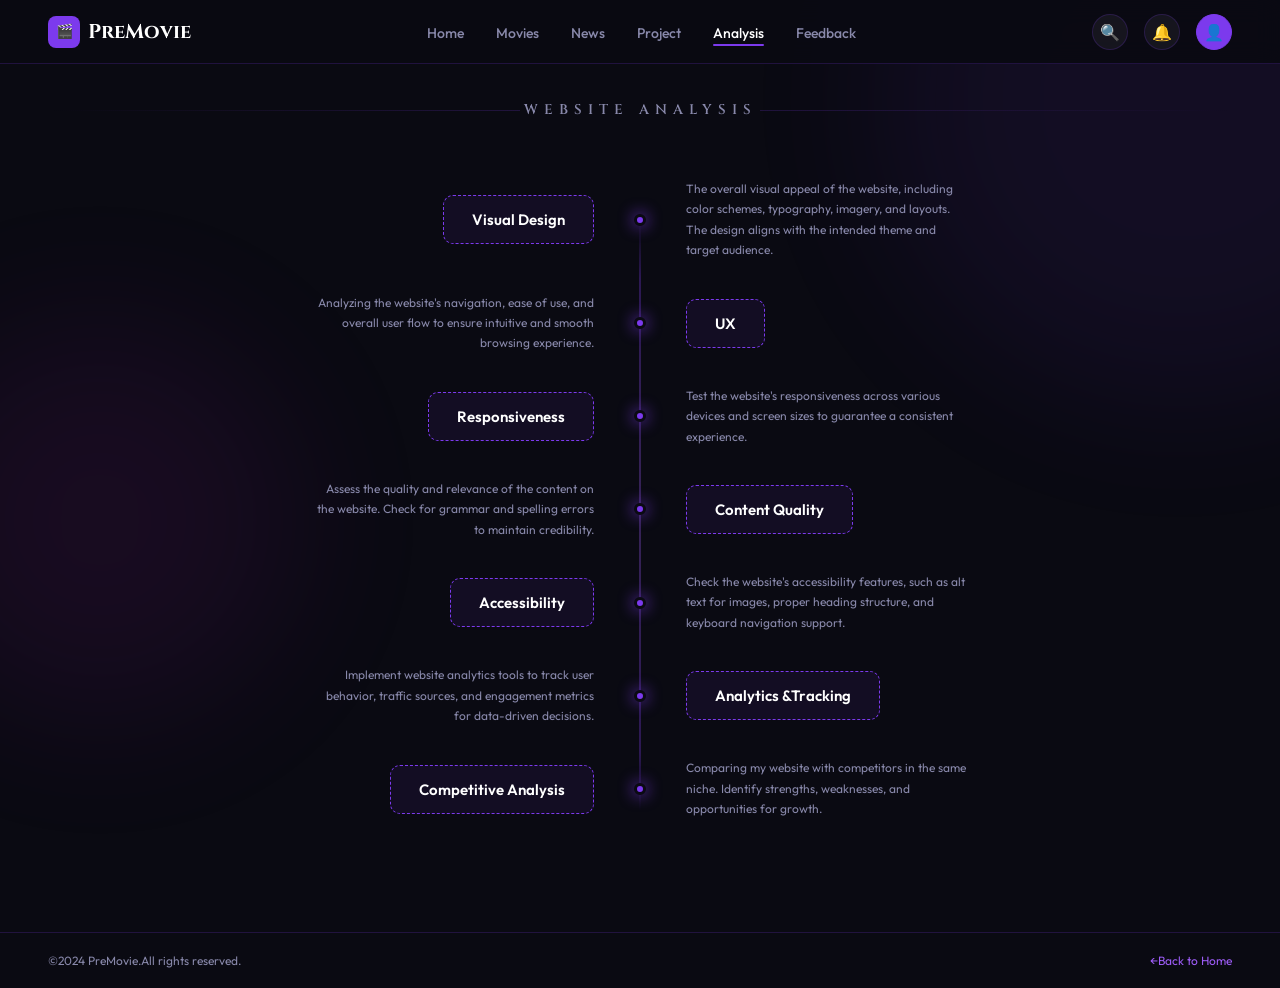
<file: analysis.html>
<!DOCTYPE html>
<html lang="en" dir="ltr">
<head>
<meta charset="UTF-8">
<meta name="viewport" content="width=device-width, initial-scale=1.0">
<title>PreMovie – Website Analysis</title>
<link href="https://fonts.googleapis.com/css2?family=Cinzel:wght@400;600;700&family=Outfit:wght@300;400;500;600;700&display=swap" rel="stylesheet">
<link rel="stylesheet" href="style.css">
<style>
.analysis-page{min-height:100vh
  ;padding:100px 48px 80px;
  position:relative;
  z-index:1}
.analysis-page-title{font-family:'Cinzel',serif;
font-size:14px;
font-weight:600;
letter-spacing:6px;
color:var(--text-muted);
text-align:center;
text-transform:uppercase;
margin-bottom:60px;
position:relative
}
.analysis-page-title::before,.analysis-page-title::after{content:'';position:absolute;top:50%;width:calc(50% - 120px);height:1px;background:linear-gradient(90deg,transparent,var(--border))}
.analysis-page-title::before{left:0}
.analysis-page-title::after{right:0;background:linear-gradient(270deg,transparent,var(--border))}
.analysis-items{max-width:900px;margin:0 auto;display:flex;flex-direction:column;gap:0;position:relative}
.analysis-items::before{content:'';position:absolute;left:50%;top:40px;bottom:40px;width:2px;background:linear-gradient(180deg,transparent,var(--purple) 10%,var(--purple-light) 50%,var(--purple) 90%,transparent);transform:translateX(-50%);opacity:.3}
.analysis-row{display:grid;grid-template-columns:1fr auto 1fr;align-items:center;gap:0;margin-bottom:32px}
.analysis-left{padding-right:40px;text-align:right}
.analysis-right{padding-left:40px;text-align:left}
.analysis-node{width:12px;height:12px;background:var(--purple);border-radius:50%;border:3px solid var(--bg-dark);box-shadow:0 0 16px var(--purple);flex-shrink:0;z-index:1;position:relative}
.analysis-box{display:inline-block;border:1.5px dashed var(--purple);border-radius:10px;padding:14px 28px;font-size:15px;font-weight:600;color:#fff;background:rgba(124,58,237,.08);transition:.3s;cursor:default;white-space:nowrap}
.analysis-box:hover{background:rgba(124,58,237,.2);border-color:var(--purple-light);box-shadow:0 0 24px rgba(124,58,237,.3);transform:scale(1.03)}
.analysis-desc{font-size:12px;color:var(--text-muted);line-height:1.7;max-width:280px}
.analysis-left .analysis-desc{margin-left:auto}
.analysis-connector{display:flex;align-items:center;gap:0}
.connector-line{flex:1;height:1.5px;background:linear-gradient(90deg,var(--purple),transparent);opacity:.4}
.connector-line.reverse{background:linear-gradient(270deg,var(--purple),transparent)}
@media(max-width:768px){
.analysis-page{padding:100px 24px 60px}
.analysis-items::before{display:none}
.analysis-row{grid-template-columns:1fr;
  gap:12px}
.analysis-left,.analysis-right{
  padding:0;
  text-align:left}
.analysis-left .analysis-desc
{margin-left:0}
.analysis-node{
  display:none
}
}
</style>
</head>
<body>
<div class="bg-orb orb1"></div>
<div class="bg-orb orb2"></div>
<nav>
<div class="nav-logo"><span>🎬</span>PreMovie</div>
<ul class="nav-links">
<li><a href="index.html">Home</a></li>
<li><a href="index.html#movies">Movies</a></li>
<li><a href="index.html#news">News</a></li>
<li><a href="project.html">Project</a></li>
<li><a href="analysis.html" class="active">Analysis</a></li>
<li><a href="feedback.html">Feedback</a></li>
</ul>
<div class="nav-right">
<div class="nav-icon">🔍</div>
<div class="nav-icon">🔔</div>
<div class="nav-icon" style="background:var(--purple);border-color:var(--purple)">👤</div>
</div>
</nav>
<div class="analysis-page fade-in">
<div class="analysis-page-title">Website Analysis</div>
<div class="analysis-items">
<div class="analysis-row">
<div class="analysis-left"><span class="analysis-box">Visual Design</span></div>
<div class="analysis-node"></div>
<div class="analysis-right"><p class="analysis-desc">The overall visual appeal of the website, including color schemes, typography, imagery, and layouts. The design aligns with the intended theme and target audience.</p></div>
</div>
<div class="analysis-row">
<div class="analysis-left"><p class="analysis-desc">Analyzing the website's navigation, ease of use, and overall user flow to ensure intuitive and smooth browsing experience.</p></div>
<div class="analysis-node"></div>
<div class="analysis-right"><span class="analysis-box">UX</span></div>
</div>
<div class="analysis-row">
<div class="analysis-left"><span class="analysis-box">Responsiveness</span></div>
<div class="analysis-node"></div>
<div class="analysis-right"><p class="analysis-desc">Test the website's responsiveness across various devices and screen sizes to guarantee a consistent experience.</p></div>
</div>
<div class="analysis-row">
<div class="analysis-left"><p class="analysis-desc">Assess the quality and relevance of the content on the website. Check for grammar and spelling errors to maintain credibility.</p></div>
<div class="analysis-node"></div>
<div class="analysis-right"><span class="analysis-box">Content Quality</span></div>
</div>
<div class="analysis-row">
<div class="analysis-left"><span class="analysis-box">Accessibility</span></div>
<div class="analysis-node"></div>
<div class="analysis-right"><p class="analysis-desc">Check the website's accessibility features, such as alt text for images, proper heading structure, and keyboard navigation support.</p></div>
</div>
<div class="analysis-row">
<div class="analysis-left"><p class="analysis-desc">Implement website analytics tools to track user behavior, traffic sources, and engagement metrics for data-driven decisions.</p></div>
<div class="analysis-node"></div>
<div class="analysis-right"><span class="analysis-box">Analytics &amp;Tracking</span></div>
</div>
<div class="analysis-row">
<div class="analysis-left"><span class="analysis-box">Competitive Analysis</span></div>
<div class="analysis-node"></div>
<div class="analysis-right"><p class="analysis-desc">Comparing my website with competitors in the same niche. Identify strengths, weaknesses, and opportunities for growth.</p></div>
</div>
</div>
</div>
<div class="footer-bottom" style="border-top:1px solid var(--border)">
<span>©2024 PreMovie.All rights reserved.</span>
<span style="display:flex;gap:16px"><a href="index.html" style="color:var(--purple-light);text-decoration:none">←Back to Home</a></span>
</div>
</body>
</html>
</file>
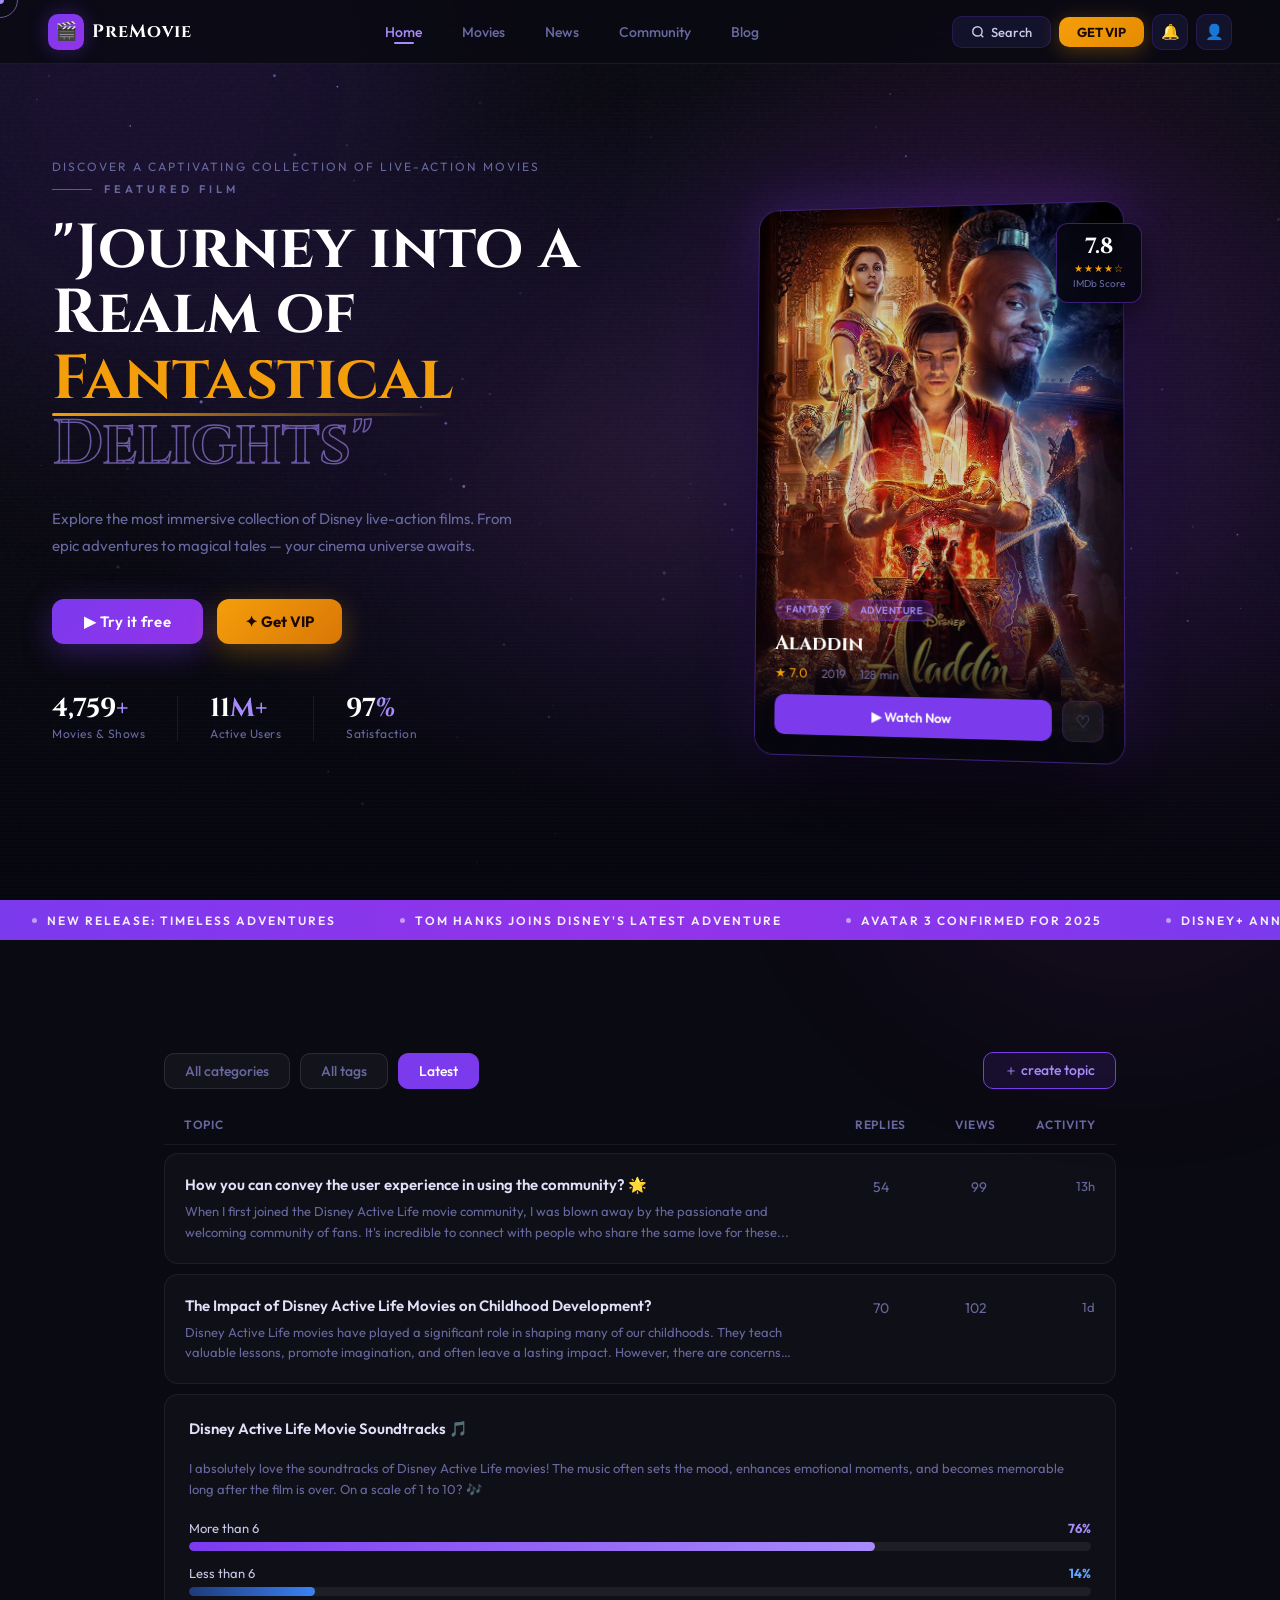
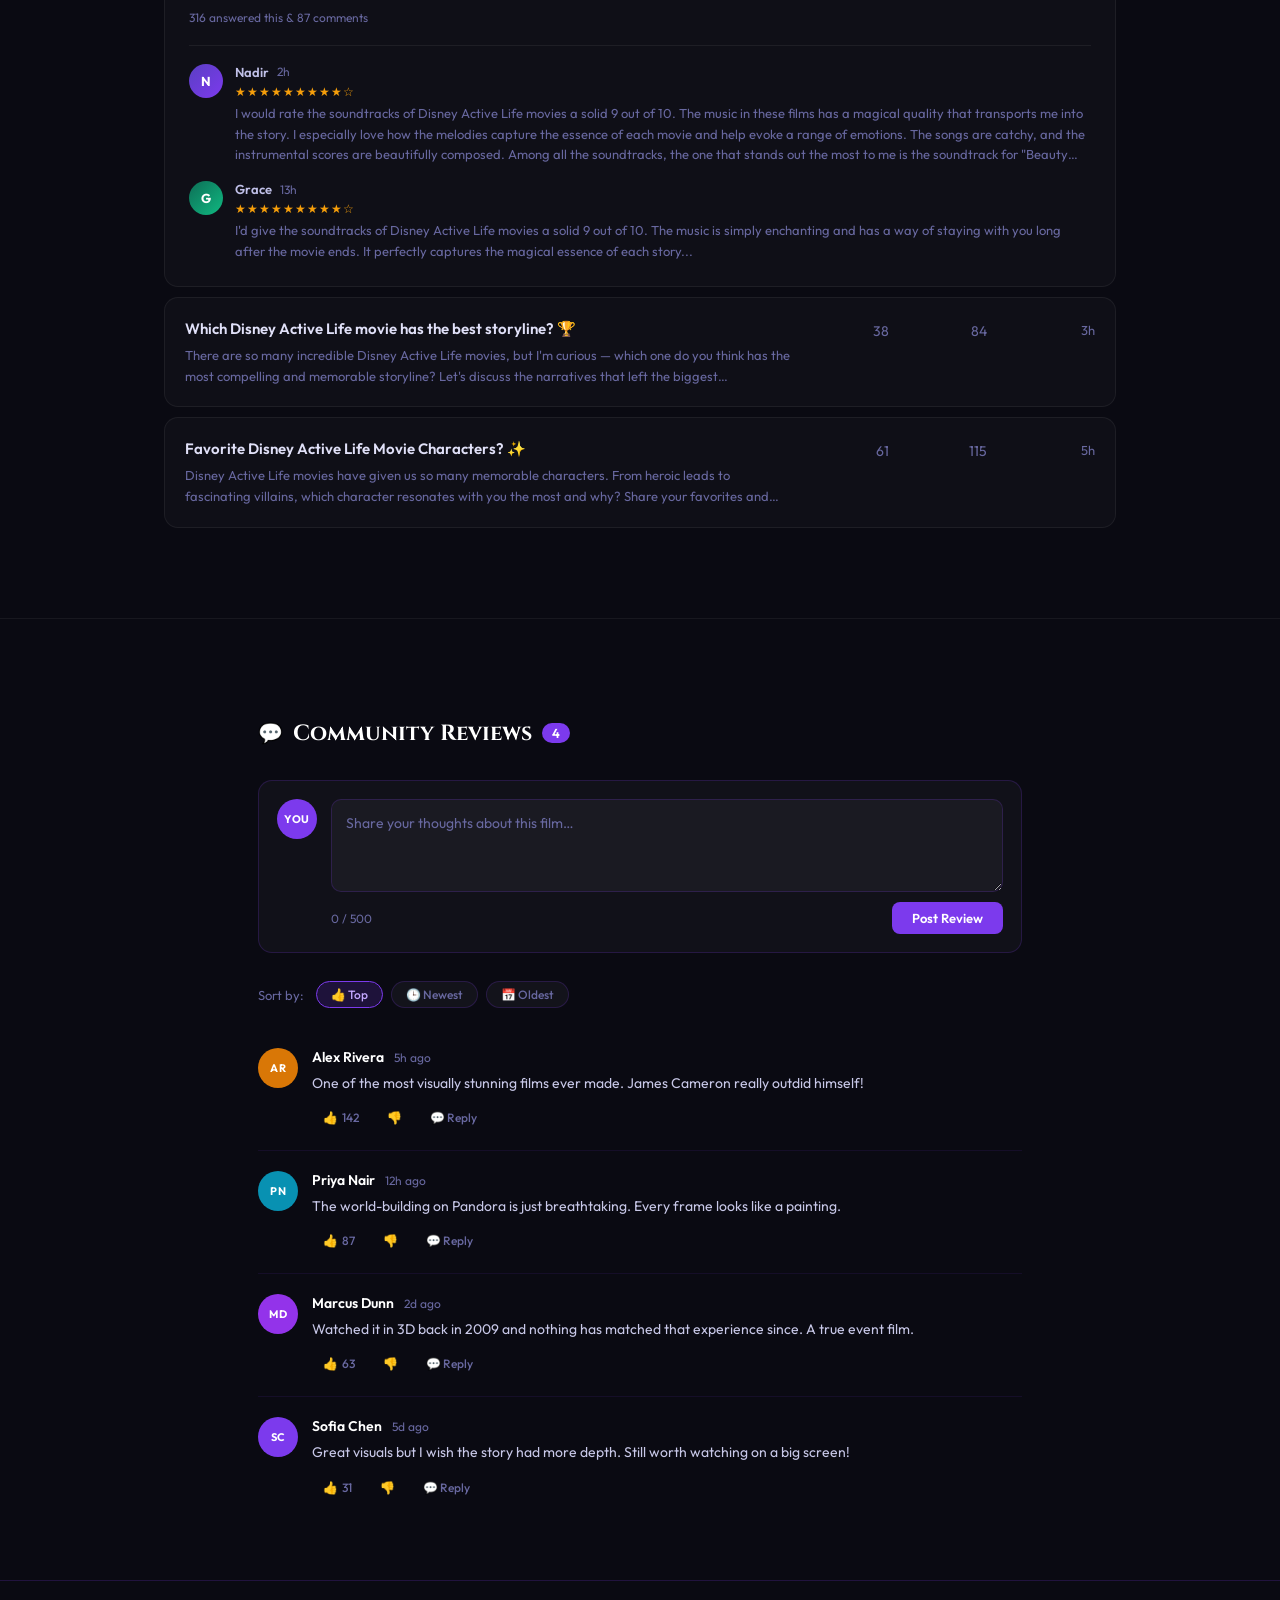
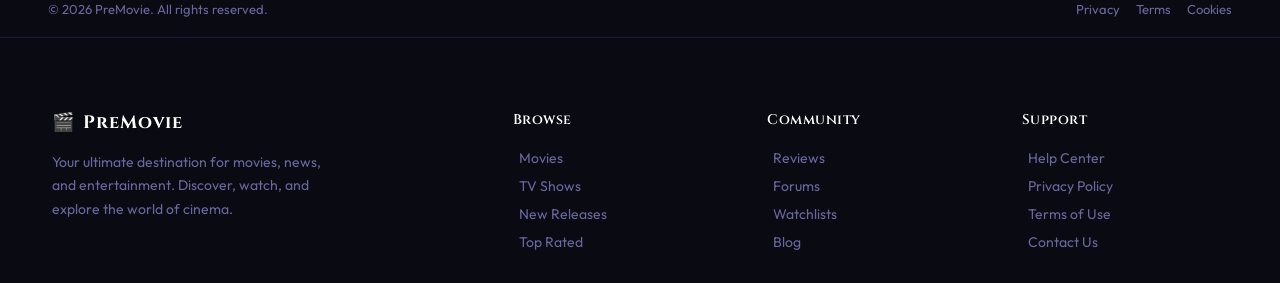
<file: home.html>
<!DOCTYPE html>
<html lang="en" dir="ltr">
<head>
  <meta charset="UTF-8">
  <meta name="viewport" content="width=device-width, initial-scale=1.0">
  <title>PreMovie – Discover Cinematic Worlds</title>
  <link href="https://fonts.googleapis.com/css2?family=Cinzel:wght@400;600;700&family=Outfit:wght@300;400;500;600;700&display=swap" rel="stylesheet">
  <style>
    *, *::before, *::after { box-sizing: border-box; margin: 0; padding: 0; }

    :root {
      --purple:       #7c3aed;
      --purple-mid:   #9333ea;
      --purple-light: #a78bfa;
      --purple-glow:  rgba(124,58,237,0.35);
      --yellow:       #f59e0b;
      --yellow-light: #fcd34d;
      --bg:           #06060f;
      --bg-card:      rgba(255,255,255,0.04);
      --bg-card-h:    rgba(124,58,237,0.12);
      --border:       rgba(124,58,237,0.18);
      --border-h:     rgba(124,58,237,0.45);
      --text:         #d0d0ee;
      --text-muted:   #6060a0;
      --text-dim:     #3a3a6a;
      --radius:       14px;
      --transition:   0.3s cubic-bezier(0.4,0,0.2,1);
    }

    html { scroll-behavior: smooth; }

    body {
      background: var(--bg);
      color: var(--text);
      font-family: 'Outfit', sans-serif;
      overflow-x: hidden;
      cursor: none;
    }

    #cursor-dot {
      position: fixed;
      width: 8px; height: 8px;
      background: var(--purple-light);
      border-radius: 50%;
      pointer-events: none;
      z-index: 9999;
      transform: translate(-50%,-50%);
      transition: background 0.2s;
    }

    #cursor-ring {
      position: fixed;
      width: 36px; height: 36px;
      border: 1.5px solid var(--purple-light);
      border-radius: 50%;
      pointer-events: none;
      z-index: 9998;
      transform: translate(-50%,-50%);
      transition: width 0.3s, height 0.3s, border-color 0.3s, opacity 0.3s;
      opacity: 0.6;
    }

    #cursor-ring.expanded {
      width: 56px; height: 56px;
      border-color: var(--yellow);
      opacity: 0.4;
    }

    #starfield {
      position: fixed;
      inset: 0;
      z-index: 0;
      pointer-events: none;
    }

    .noise {
      position: fixed;
      inset: 0;
      z-index: 1;
      pointer-events: none;
      opacity: 0.03;
      background-image: url("data:image/svg+xml,%3Csvg viewBox='0 0 256 256' xmlns='http://www.w3.org/2000/svg'%3E%3Cfilter id='noise'%3E%3CfeTurbulence type='fractalNoise' baseFrequency='0.9' numOctaves='4' stitchTiles='stitch'/%3E%3C/filter%3E%3Crect width='100%25' height='100%25' filter='url(%23noise)'/%3E%3C/svg%3E");
    }
    .orb {
      position: fixed;
      border-radius: 50%;
      filter: blur(100px);
      pointer-events: none;
      z-index: 0;
    }
    .orb-1 { width:600px;height:600px;background:rgba(124,58,237,0.12);top:-200px;left:-150px; }
    .orb-2 { width:500px;height:500px;background:rgba(192,38,211,0.08);bottom:-100px;right:-100px; }
    .orb-3 { width:300px;height:300px;background:rgba(245,158,11,0.05);top:40%;left:50%;transform:translateX(-50%); }
    ::-webkit-scrollbar { width: 4px; }
    ::-webkit-scrollbar-track { background: var(--bg); }
    ::-webkit-scrollbar-thumb { background: var(--purple); border-radius: 2px; }
    nav {
      position: fixed; top: 0; left: 0; right: 0;
      z-index: 500;
      height: 66px;
      display: flex;
      align-items: center;
      padding: 0 52px;
      gap: 0;
      transition: background var(--transition), border-color var(--transition);
    }

    nav.scrolled {
      background: rgba(6,6,15,0.92);
      backdrop-filter: blur(24px);
      border-bottom: 1px solid var(--border);
    }

    .nav-logo {
      font-family: 'Cinzel', serif;
      font-size: 20px;
      font-weight: 700;
      color: #fff;
      display: flex;
      align-items: center;
      gap: 10px;
      text-decoration: none;
      flex-shrink: 0;
      letter-spacing: 1px;
    }

    .nav-logo-icon {
      width: 36px; height: 36px;
      background: linear-gradient(135deg, var(--purple), var(--purple-mid));
      border-radius: 10px;
      display: flex; align-items: center; justify-content: center;
      font-size: 18px;
      box-shadow: 0 0 20px var(--purple-glow);
    }

    .nav-links {
      display: flex;
      list-style: none;
      gap: 2px;
      flex: 1;
      justify-content: center;
    }

    .nav-links li a {
      display: block;
      padding: 7px 18px;
      font-size: 14px;
      font-weight: 500;
      color: var(--text-muted);
      text-decoration: none;
      border-radius: 10px;
      transition: all var(--transition);
      position: relative;
    }

    .nav-links li a::after {
      content: '';
      position: absolute;
      bottom: 4px; left: 50%;
      transform: translateX(-50%);
      width: 0; height: 2px;
      background: var(--purple-light);
      border-radius: 1px;
      transition: width var(--transition);
    }

    .nav-links li a:hover { color: #fff; }
    .nav-links li a:hover::after { width: 20px; }
    .nav-links li a.active { color: var(--purple-light); }
    .nav-links li a.active::after { width: 20px; }

    .nav-right {
      display: flex;
      align-items: center;
      gap: 8px;
      flex-shrink: 0;
    }

    .nav-btn {
      display: flex; align-items: center; gap: 6px;
      padding: 7px 18px;
      border-radius: 10px;
      border: 1px solid var(--border);
      background: var(--bg-card);
      color: var(--text);
      font-family: 'Outfit', sans-serif;
      font-size: 13px;
      font-weight: 500;
      cursor: pointer;
      transition: all var(--transition);
    }

    .nav-btn:hover { background: var(--bg-card-h); border-color: var(--border-h); color: #fff; }

    .nav-btn-vip {
      background: linear-gradient(135deg, var(--yellow), #e58b00);
      border: none;
      color: #1a0a00;
      font-weight: 700;
      box-shadow: 0 4px 20px rgba(245,158,11,0.3);
    }

    .nav-btn-vip:hover {
      transform: translateY(-1px);
      box-shadow: 0 8px 28px rgba(245,158,11,0.45);
      background: linear-gradient(135deg, var(--yellow-light), var(--yellow));
      border: none;
      color: #1a0a00;
    }

    .nav-icon-btn {
      width: 36px; height: 36px;
      border-radius: 10px;
      background: var(--bg-card);
      border: 1px solid var(--border);
      display: flex; align-items: center; justify-content: center;
      cursor: pointer;
      font-size: 15px;
      transition: all var(--transition);
      color: var(--text-muted);
    }

    .nav-icon-btn:hover { background: var(--bg-card-h); border-color: var(--border-h); color: #fff; }

    #search-overlay {
      position: fixed;
      inset: 0;
      background: rgba(6,6,15,0.96);
      z-index: 600;
      display: flex;
      align-items: flex-start;
      justify-content: center;
      padding-top: 120px;
      opacity: 0;
      pointer-events: none;
      transition: opacity 0.3s;
      backdrop-filter: blur(20px);
    }

    #search-overlay.open {
      opacity: 1;
      pointer-events: all;
    }

    .search-box {
      width: 100%;
      max-width: 680px;
      padding: 0 24px;
    }

    .search-input-wrap {
      display: flex;
      align-items: center;
      background: rgba(255,255,255,0.05);
      border: 1.5px solid var(--border-h);
      border-radius: 16px;
      padding: 0 20px;
      gap: 12px;
      box-shadow: 0 0 60px var(--purple-glow);
    }

    .search-input-wrap svg { flex-shrink: 0; opacity: 0.5; }

    #search-input {
      flex: 1;
      background: none;
      border: none;
      outline: none;
      font-family: 'Outfit', sans-serif;
      font-size: 22px;
      color: #fff;
      padding: 18px 0;
    }

    #search-input::placeholder { color: var(--text-dim); }

    .search-close {
      background: none; border: none;
      color: var(--text-muted);
      font-size: 26px;
      cursor: pointer;
      padding: 4px;
      transition: color 0.2s;
    }

    .search-close:hover { color: #fff; }

    .search-hints {
      margin-top: 20px;
      display: flex;
      flex-wrap: wrap;
      gap: 8px;
    }

    .search-hint {
      padding: 6px 14px;
      border-radius: 20px;
      background: var(--bg-card);
      border: 1px solid var(--border);
      font-size: 13px;
      color: var(--text-muted);
      cursor: pointer;
      transition: all var(--transition);
    }

    .search-hint:hover { background: var(--bg-card-h); color: var(--purple-light); border-color: var(--border-h); }

 
    .hero {
      position: relative;
      min-height: 100vh;
      display: flex;
      align-items: center;
      overflow: hidden;
      z-index: 2;
      padding: 0 52px;
    }

    /* HERO BG CINEMATIC */
    .hero-bg {
      position: absolute;
      inset: 0;
      z-index: 0;
    }

    .hero-bg-gradient {
      position: absolute;
      inset: 0;
      background:
        radial-gradient(ellipse 80% 60% at 65% 50%, rgba(124,58,237,0.20) 0%, transparent 70%),
        radial-gradient(ellipse 50% 70% at 80% 30%, rgba(192,38,211,0.12) 0%, transparent 60%),
        linear-gradient(180deg, transparent 50%, var(--bg) 100%);
    }

    .hero-scanlines {
      position: absolute;
      inset: 0;
      background: repeating-linear-gradient(
        0deg,
        transparent,
        transparent 2px,
        rgba(255,255,255,0.008) 2px,
        rgba(255,255,255,0.008) 4px
      );
      pointer-events: none;
    }

    .hero-particles {
      position: absolute;
      inset: 0;
      overflow: hidden;
    }

    .particle {
      position: absolute;
      width: 3px; height: 3px;
      background: var(--purple-light);
      border-radius: 50%;
      animation: floatUp linear infinite;
      opacity: 0;
    }

    @keyframes floatUp {
      0%   { transform: translateY(0) translateX(0); opacity: 0; }
      10%  { opacity: 0.6; }
      90%  { opacity: 0.2; }
      100% { transform: translateY(-120vh) translateX(40px); opacity: 0; }
    }

    /* HERO CONTENT */
    .hero-content {
      position: relative;
      z-index: 3;
      flex: 1;
      max-width: 600px;
    }

    .hero-eyebrow {
      font-size: 11px;
      font-weight: 600;
      letter-spacing: 4px;
      text-transform: uppercase;
      color: var(--text-muted);
      margin-bottom: 20px;
      display: flex;
      align-items: center;
      gap: 12px;
      opacity: 0;
      animation: slideInLeft 0.8s 0.3s ease forwards;
    }

    .hero-eyebrow::before {
      content: '';
      width: 40px; height: 1px;
      background: var(--purple);
    }

    .hero-tagline {
      font-size: 12px;
      letter-spacing: 2px;
      color: var(--text-muted);
      margin-bottom: 8px;
      text-transform: uppercase;
      opacity: 0;
      animation: slideInLeft 0.8s 0.2s ease forwards;
    }

    .hero-title {
      font-family: 'Cinzel', serif;
      font-size: clamp(36px, 5vw, 62px);
      font-weight: 700;
      line-height: 1.05;
      color: #fff;
      margin-bottom: 28px;
      opacity: 0;
      animation: slideInLeft 0.8s 0.4s ease forwards;
    }

    .hero-title .accent {
      color: var(--yellow);
      position: relative;
      display: inline-block;
    }

    .hero-title .accent::after {
      content: '';
      position: absolute;
      bottom: -4px; left: 0; right: 0;
      height: 3px;
      background: linear-gradient(90deg, var(--yellow), transparent);
      border-radius: 2px;
    }

    .hero-title .outline {
      -webkit-text-stroke: 1.5px rgba(167,139,250,0.6);
      -webkit-text-fill-color: transparent;
      color: transparent;
    }

    .hero-desc {
      font-size: 15px;
      line-height: 1.8;
      color: var(--text-muted);
      max-width: 460px;
      margin-bottom: 40px;
      opacity: 0;
      animation: slideInLeft 0.8s 0.55s ease forwards;
    }

    .hero-ctas {
      display: flex;
      gap: 14px;
      align-items: center;
      flex-wrap: wrap;
      opacity: 0;
      animation: slideInLeft 0.8s 0.7s ease forwards;
    }

    .btn-primary {
      display: flex; align-items: center; gap: 8px;
      padding: 13px 32px;
      background: linear-gradient(135deg, var(--purple), var(--purple-mid));
      border: none;
      border-radius: 12px;
      color: #fff;
      font-family: 'Outfit', sans-serif;
      font-size: 15px;
      font-weight: 600;
      cursor: pointer;
      transition: all var(--transition);
      box-shadow: 0 8px 30px var(--purple-glow);
      letter-spacing: 0.3px;
    }

    .btn-primary:hover {
      transform: translateY(-2px);
      box-shadow: 0 14px 40px rgba(124,58,237,0.5);
      background: linear-gradient(135deg, var(--purple-mid), var(--purple));
    }

    .btn-primary:active { transform: translateY(0); }

    .btn-secondary {
      display: flex; align-items: center; gap: 8px;
      padding: 13px 28px;
      background: transparent;
      border: 1.5px solid var(--border-h);
      border-radius: 12px;
      color: var(--text);
      font-family: 'Outfit', sans-serif;
      font-size: 15px;
      font-weight: 500;
      cursor: pointer;
      transition: all var(--transition);
    }

    .btn-secondary:hover {
      background: var(--bg-card-h);
      border-color: var(--purple-light);
      color: #fff;
      transform: translateY(-2px);
    }

    .btn-vip {
      display: flex; align-items: center; gap: 8px;
      padding: 13px 28px;
      background: linear-gradient(135deg, var(--yellow), #d97706);
      border: none;
      border-radius: 12px;
      color: #1a0800;
      font-family: 'Outfit', sans-serif;
      font-size: 15px;
      font-weight: 700;
      cursor: pointer;
      transition: all var(--transition);
      box-shadow: 0 8px 28px rgba(245,158,11,0.3);
    }

    .btn-vip:hover {
      transform: translateY(-2px);
      box-shadow: 0 14px 36px rgba(245,158,11,0.5);
    }

    /* HERO STATS */
    .hero-stats {
      display: flex;
      gap: 32px;
      margin-top: 52px;
      opacity: 0;
      animation: slideInLeft 0.8s 0.9s ease forwards;
    }

    .stat-item {
      display: flex;
      flex-direction: column;
      gap: 4px;
    }

    .stat-number {
      font-family: 'Cinzel', serif;
      font-size: 26px;
      font-weight: 700;
      color: #fff;
      line-height: 1;
    }

    .stat-number span { color: var(--purple-light); }

    .stat-label {
      font-size: 12px;
      color: var(--text-muted);
      letter-spacing: 0.5px;
    }

    .stat-divider {
      width: 1px;
      background: var(--border);
      align-self: stretch;
    }

    /* HERO VISUAL */
    .hero-visual {
      position: relative;
      top: 30px;
      left: 100px;
      z-index: 3;
      flex-shrink: 0;
      width: 370px;
      right: 0;
    }

    /* Featured movie card */
    .hero-movie-card {
      position: relative;
      border-radius: 20px;
      overflow: hidden;
      border: 1px solid var(--border-h);
      box-shadow:
        0 40px 80px rgba(0,0,0,0.8),
        0 0 60px var(--purple-glow),
        inset 0 1px 0 rgba(255,255,255,0.08);
      background: #0d0d1e;
      transform: perspective(1000px) rotateY(-6deg) rotateX(2deg);
      transition: transform 0.6s ease;
    }

    .hero-movie-card:hover {
      transform: perspective(1000px) rotateY(-2deg) rotateX(1deg);
    }

    .hero-movie-img {
      width: 100%;
      aspect-ratio: 2/3;
      object-fit: cover;
      display: block;
      filter: brightness(0.85);
      transition: filter var(--transition);
    
    }

    .hero-movie-card:hover .hero-movie-img { filter: brightness(1); }

    .hero-movie-overlay {
      position: absolute;
      bottom: 0; left: 0; right: 0;
      background: linear-gradient(0deg, rgba(6,6,15,0.97) 0%, rgba(6,6,15,0.7) 40%, transparent 100%);
      padding: 24px 20px 20px;
    }

    .hero-movie-genre {
      display: flex;
      gap: 6px;
      margin-bottom: 10px;
      flex-wrap: wrap;
    }

    .genre-tag {
      padding: 3px 10px;
      background: rgba(124,58,237,0.25);
      border: 1px solid rgba(124,58,237,0.4);
      border-radius: 20px;
      font-size: 10px;
      font-weight: 600;
      color: var(--purple-light);
      letter-spacing: 0.5px;
      text-transform: uppercase;
    }

    .hero-movie-title-sm {
      font-family: 'Cinzel', serif;
      font-size: 20px;
      font-weight: 700;
      color: #fff;
      margin-bottom: 8px;
    }

    .hero-movie-meta {
      display: flex;
      align-items: center;
      gap: 14px;
      font-size: 12px;
      color: var(--text-muted);
      margin-bottom: 14px;
    }

    .rating-star {
      color: var(--yellow);
      font-size: 13px;
    }

    .hero-movie-btns {
      display: flex;
      gap: 10px;
    }

    .play-btn {
      flex: 1;
      padding: 10px;
      background: var(--purple);
      border: none;
      border-radius: 10px;
      color: #fff;
      font-family: 'Outfit', sans-serif;
      font-size: 13px;
      font-weight: 600;
      cursor: pointer;
      transition: all var(--transition);
      display: flex; align-items: center; justify-content: center; gap: 6px;
    }

    .play-btn:hover { background: var(--purple-mid); transform: translateY(-1px); }

    .wishlist-btn {
      width: 40px; height: 40px;
      background: rgba(255,255,255,0.07);
      border: 1px solid var(--border);
      border-radius: 10px;
      color: var(--text-muted);
      cursor: pointer;
      display: flex; align-items: center; justify-content: center;
      font-size: 16px;
      transition: all var(--transition);
    }

    .wishlist-btn:hover { background: rgba(239,68,68,0.2); border-color: rgba(239,68,68,0.4); color: #f87171; }
    .wishlist-btn.active { background: rgba(239,68,68,0.2); border-color: rgba(239,68,68,0.4); color: #f87171; }

    /* Floating badge */
  

    @keyframes floatBadge {
      0%,100% { transform: translateY(0); }
      50%      { transform: translateY(-8px); }
    }

    .hero-badge-float .badge-label {
      font-size: 9px;
      font-weight: 700;
      letter-spacing: 2px;
      color: rgba(26,8,0,0.7);
      text-transform: uppercase;
    }

    .hero-badge-float .badge-val {
      font-family: 'Cinzel', serif;
      font-size: 16px;
      font-weight: 700;
      color: #1a0800;
      line-height: 1;
    }

    /* Rating badge */
    .hero-rating-float {
      position: absolute;
      top: 20px; right: -20px;
      background: rgba(6,6,15,0.9);
      border: 1px solid var(--border-h);
      border-radius: 12px;
      padding: 12px 16px;
      box-shadow: 0 8px 30px rgba(0,0,0,0.6);
      backdrop-filter: blur(10px);
      animation: floatBadge 3.5s 0.5s ease-in-out infinite;
      text-align: center;
    }

    .hero-rating-float .r-score {
      font-family: 'Cinzel', serif;
      font-size: 22px;
      font-weight: 700;
      color: #fff;
      line-height: 1;
    }

    .hero-rating-float .r-stars {
      color: var(--yellow);
      font-size: 10px;
      letter-spacing: 1px;
      margin: 4px 0 2px;
    }

    .hero-rating-float .r-label {
      font-size: 10px;
      color: var(--text-muted);
    }

    @keyframes slideInLeft {
      from { opacity: 0; transform: translateX(-30px); }
      to   { opacity: 1; transform: translateX(0); }
    }
    .ticker-wrap {
      position: relative;
      z-index: 3;
      background: linear-gradient(90deg, var(--purple), var(--purple-mid), var(--purple));
      overflow: hidden;
      height: 40px;
      display: flex;
      align-items: center;
    }

    .ticker-track {
      display: flex;
      gap: 0;
      animation: tickerMove 30s linear infinite;
      white-space: nowrap;
    }

    .ticker-item {
      display: flex;
      align-items: center;
      gap: 10px;
      padding: 0 32px;
      font-size: 12px;
      font-weight: 600;
      letter-spacing: 2px;
      text-transform: uppercase;
      color: rgba(255,255,255,0.9);
    }

    .ticker-dot {
      width: 5px; height: 5px;
      border-radius: 50%;
      background: rgba(255,255,255,0.5);
      flex-shrink: 0;
    }

    @keyframes tickerMove {
      from { transform: translateX(0); }
      to   { transform: translateX(-50%); }
    }
    .section-wrap {
      position: relative;
      z-index: 3;
      padding: 72px 52px;
    }

    .section-head {
      display: flex;
      align-items: flex-end;
      justify-content: space-between;
      margin-bottom: 36px;
      gap: 16px;
    }

    .section-label {
      font-size: 11px;
      font-weight: 600;
      letter-spacing: 3px;
      text-transform: uppercase;
      color: var(--purple-light);
      margin-bottom: 6px;
    }

    .section-title {
      font-family: 'Cinzel', serif;
      font-size: 28px;
      font-weight: 700;
      color: #fff;
      line-height: 1.2;
    }

    .section-title span { color: var(--yellow); }

    .see-all-btn {
      display: flex; align-items: center; gap: 6px;
      padding: 8px 20px;
      background: var(--bg-card);
      border: 1px solid var(--border);
      border-radius: 10px;
      color: var(--text-muted);
      font-family: 'Outfit', sans-serif;
      font-size: 13px;
      font-weight: 500;
      cursor: pointer;
      transition: all var(--transition);
      white-space: nowrap;
      flex-shrink: 0;
    }

    .see-all-btn:hover { background: var(--bg-card-h); border-color: var(--border-h); color: var(--purple-light); }

    .divider {
      height: 1px;
      background: linear-gradient(90deg, transparent, var(--border), transparent);
      position: relative;
      z-index: 3;
      margin: 0 52px;
    }
 
    .cat-tabs {
      display: flex;
      gap: 8px;
      margin-bottom: 32px;
      flex-wrap: wrap;
    }

    .cat-tab {
      padding: 7px 18px;
      border-radius: 20px;
      background: var(--bg-card);
      border: 1px solid var(--border);
      color: var(--text-muted);
      font-family: 'Outfit', sans-serif;
      font-size: 13px;
      font-weight: 500;
      cursor: pointer;
      transition: all var(--transition);
    }

    .cat-tab:hover { background: var(--bg-card-h); border-color: var(--border-h); color: #fff; }

    .cat-tab.active {
      background: var(--purple);
      border-color: var(--purple);
      color: #fff;
      box-shadow: 0 4px 16px var(--purple-glow);
    }
    .movies-grid {
      display: grid;
      grid-template-columns: repeat(auto-fill, minmax(160px, 1fr));
      gap: 18px;
    }

    .movie-card {
      position: relative;
      border-radius: var(--radius);
      overflow: hidden;
      background: var(--bg-card);
      border: 1px solid var(--border);
      cursor: pointer;
      transition: all var(--transition);
      group: true;
    }

    .movie-card:hover {
      border-color: var(--border-h);
      transform: translateY(-6px) scale(1.02);
      box-shadow: 0 20px 50px rgba(0,0,0,0.7), 0 0 30px var(--purple-glow);
      z-index: 10;
    }

    .movie-card-img-wrap {
      position: relative;
      aspect-ratio: 2/3;
      overflow: hidden;
    }

    .movie-card-img-wrap img {
      width: 100%;
      height: 100%;
      object-fit: cover;
      transition: transform 0.5s ease, filter 0.3s;
    }

    .movie-card:hover .movie-card-img-wrap img {
      transform: scale(1.08);
      filter: brightness(0.7);
    }

    .movie-card-overlay {
      position: absolute;
      inset: 0;
      background: linear-gradient(0deg, rgba(6,6,15,0.95) 0%, transparent 50%);
      opacity: 0;
      transition: opacity var(--transition);
      display: flex;
      flex-direction: column;
      justify-content: flex-end;
      padding: 14px;
    }

    .movie-card:hover .movie-card-overlay { opacity: 1; }

    .mc-play {
      width: 40px; height: 40px;
      border-radius: 50%;
      background: var(--purple);
      border: none;
      color: #fff;
      font-size: 16px;
      display: flex; align-items: center; justify-content: center;
      cursor: pointer;
      margin-bottom: 10px;
      box-shadow: 0 4px 16px var(--purple-glow);
      transition: transform 0.2s;
    }

    .mc-play:hover { transform: scale(1.1); }

    .mc-overlay-title {
      font-size: 12px;
      font-weight: 600;
      color: #fff;
      margin-bottom: 4px;
    }

    .mc-overlay-meta {
      font-size: 11px;
      color: var(--text-muted);
    }

    .mc-heart {
      position: absolute;
      top: 10px; right: 10px;
      width: 30px; height: 30px;
      border-radius: 8px;
      background: rgba(6,6,15,0.7);
      border: 1px solid rgba(255,255,255,0.1);
      color: var(--text-muted);
      font-size: 14px;
      display: flex; align-items: center; justify-content: center;
      cursor: pointer;
      transition: all var(--transition);
      z-index: 2;
      backdrop-filter: blur(4px);
    }

    .mc-heart:hover { background: rgba(239,68,68,0.3); color: #f87171; border-color: rgba(239,68,68,0.4); }
    .mc-heart.liked { background: rgba(239,68,68,0.3); color: #f87171; border-color: rgba(239,68,68,0.4); }

    .mc-badge {
      position: absolute;
      top: 10px; left: 10px;
      padding: 3px 8px;
      border-radius: 6px;
      font-size: 10px;
      font-weight: 700;
      letter-spacing: 0.5px;
      z-index: 2;
    }

    .mc-badge.new { background: var(--purple); color: #fff; }
    .mc-badge.hot { background: var(--yellow); color: #1a0800; }
    .mc-badge.top { background: rgba(16,185,129,0.9); color: #fff; }

    .movie-card-info {
      padding: 12px 12px 14px;
    }

    .movie-card-title {
      font-size: 13px;
      font-weight: 600;
      color: #fff;
      margin-bottom: 4px;
      white-space: nowrap;
      overflow: hidden;
      text-overflow: ellipsis;
    }

    .movie-card-rating {
      font-size: 12px;
      color: var(--yellow);
      display: flex;
      align-items: center;
      gap: 4px;
    }

    .movie-card-rating span { color: var(--text-muted); font-size: 11px; }

    .hscroll-wrap {
      position: relative;
    }

    .hscroll {
      display: flex;
      gap: 16px;
      overflow-x: auto;
      scroll-snap-type: x mandatory;
      padding-bottom: 8px;
      scrollbar-width: none;
    }

    .hscroll::-webkit-scrollbar { display: none; }

    .hscroll .movie-card {
      flex-shrink: 0;
      width: 160px;
      scroll-snap-align: start;
    }

    .scroll-arrow {
      position: absolute;
      top: 50%;
      transform: translateY(-50%);
      width: 40px; height: 40px;
      border-radius: 50%;
      background: rgba(6,6,15,0.9);
      border: 1px solid var(--border-h);
      color: #fff;
      font-size: 18px;
      display: flex; align-items: center; justify-content: center;
      cursor: pointer;
      z-index: 10;
      transition: all var(--transition);
      backdrop-filter: blur(8px);
    }

    .scroll-arrow:hover { background: var(--purple); border-color: var(--purple); }
    .scroll-arrow.left { left: -20px; }
    .scroll-arrow.right { right: -20px; }
    .spotlight {
      position: relative;
      z-index: 3;
      padding: 0 52px 72px;
    }

    .spotlight-inner {
      border-radius: 24px;
      background: linear-gradient(135deg, rgba(124,58,237,0.12), rgba(192,38,211,0.08));
      border: 1px solid var(--border-h);
      overflow: hidden;
      display: grid;
      grid-template-columns: 1fr 380px;
      align-items: center;
      position: relative;
    }

    .spotlight-bg {
      position: absolute;
      inset: 0;
      background:
        radial-gradient(ellipse 60% 100% at 100% 50%, rgba(124,58,237,0.2) 0%, transparent 70%);
      pointer-events: none;
    }

    .spotlight-content {
      padding: 56px 52px;
      position: relative;
      z-index: 1;
    }

    .spotlight-label {
      display: inline-flex;
      align-items: center;
      gap: 8px;
      padding: 5px 14px;
      background: rgba(245,158,11,0.15);
      border: 1px solid rgba(245,158,11,0.3);
      border-radius: 20px;
      font-size: 11px;
      font-weight: 700;
      letter-spacing: 2px;
      color: var(--yellow);
      text-transform: uppercase;
      margin-bottom: 20px;
    }

    .spotlight-label::before { content: '★'; font-size: 10px; }

    .spotlight-title {
      font-family: 'Cinzel', serif;
      font-size: 36px;
      font-weight: 700;
      color: #fff;
      line-height: 1.15;
      margin-bottom: 8px;
    }

    .spotlight-sub {
      font-size: 14px;
      color: var(--purple-light);
      margin-bottom: 20px;
      font-style: italic;
    }

    .spotlight-desc {
      font-size: 14px;
      color: var(--text-muted);
      line-height: 1.8;
      max-width: 420px;
      margin-bottom: 32px;
    }

    .spotlight-meta {
      display: flex;
      gap: 24px;
      margin-bottom: 32px;
      flex-wrap: wrap;
    }

    .sm-item { display: flex; flex-direction: column; gap: 3px; }
    .sm-label { font-size: 11px; color: var(--text-dim); text-transform: uppercase; letter-spacing: 1px; }
    .sm-val { font-size: 14px; color: #fff; font-weight: 500; }
    .sm-val.yellow { color: var(--yellow); }

    .spotlight-btns { display: flex; gap: 12px; flex-wrap: wrap; }

    .spotlight-img-wrap {
      position: relative;
      height: 100%;
      min-height: 420px;
    }

    .spotlight-img {
      width: 100%;
      height: 100%;
      object-fit: cover;
      display: block;
    }

    .spotlight-img-overlay {
      position: absolute;
      inset: 0;
      background: linear-gradient(90deg, rgba(6,6,15,0.6), transparent 30%, transparent);
    }
 
    .news-grid {
      display: grid;
      grid-template-columns: 1.6fr 1fr;
      gap: 24px;
    }

    .news-featured {
      position: relative;
      border-radius: 20px;
      overflow: hidden;
      cursor: pointer;
      border: 1px solid var(--border);
      transition: border-color var(--transition);
      min-height: 380px;
    }

    .news-featured:hover { border-color: var(--border-h); }

    .news-featured-img {
      width: 100%;
      height: 100%;
      object-fit: cover;
      display: block;
      filter: brightness(0.6);
      transition: filter var(--transition), transform 0.6s;
    }

    .news-featured:hover .news-featured-img { filter: brightness(0.75); transform: scale(1.04); }

    .news-featured-overlay {
      position: absolute;
      inset: 0;
      background: linear-gradient(0deg, rgba(6,6,15,0.95) 0%, rgba(6,6,15,0.3) 50%, transparent 100%);
    }

    .news-featured-content {
      position: absolute;
      bottom: 0; left: 0; right: 0;
      padding: 28px 28px 28px;
    }

    .news-tag {
      display: inline-flex;
      align-items: center;
      gap: 6px;
      padding: 4px 12px;
      background: var(--purple);
      border-radius: 20px;
      font-size: 11px;
      font-weight: 700;
      color: #fff;
      letter-spacing: 1px;
      text-transform: uppercase;
      margin-bottom: 12px;
    }

    .news-featured-title {
      font-family: 'Cinzel', serif;
      font-size: 20px;
      font-weight: 700;
      color: #fff;
      line-height: 1.35;
      margin-bottom: 10px;
    }

    .news-featured-title span { color: var(--yellow); }

    .news-featured-desc {
      font-size: 13px;
      color: rgba(255,255,255,0.65);
      line-height: 1.6;
      margin-bottom: 16px;
    }

    .news-featured-meta {
      display: flex;
      align-items: center;
      gap: 16px;
      font-size: 12px;
      color: var(--text-muted);
    }

    .news-dots {
      display: flex;
      gap: 6px;
    }

    .ndot {
      width: 6px; height: 6px;
      border-radius: 3px;
      background: rgba(255,255,255,0.3);
      transition: all 0.3s;
      cursor: pointer;
    }

    .ndot.active { width: 20px; background: var(--yellow); }

    .news-list-col {
      display: flex;
      flex-direction: column;
      gap: 16px;
    }

    .news-card {
      display: flex;
      gap: 14px;
      padding: 16px;
      background: var(--bg-card);
      border: 1px solid var(--border);
      border-radius: 14px;
      cursor: pointer;
      transition: all var(--transition);
    }

    .news-card:hover { background: var(--bg-card-h); border-color: var(--border-h); transform: translateX(4px); }

    .news-card-thumb {
      width: 80px;
      height: 80px;
      border-radius: 10px;
      overflow: hidden;
      flex-shrink: 0;
      background: #1a1a2e;
    }

    .news-card-thumb img {
      width: 100%; height: 100%;
      object-fit: cover;
      transition: transform var(--transition);
    }

    .news-card:hover .news-card-thumb img { transform: scale(1.08); }

    .news-card-body { flex: 1; min-width: 0; }

    .news-card-tag {
      font-size: 10px;
      font-weight: 700;
      letter-spacing: 1.5px;
      text-transform: uppercase;
      color: var(--purple-light);
      margin-bottom: 6px;
    }

    .news-card-title {
      font-size: 14px;
      font-weight: 600;
      color: #fff;
      line-height: 1.4;
      margin-bottom: 8px;
      display: -webkit-box;
      -webkit-line-clamp: 2;
      -webkit-box-orient: vertical;
      overflow: hidden;
    }

    .news-card-meta {
      font-size: 12px;
      color: var(--text-muted);
      display: flex;
      align-items: center;
      gap: 10px;
    }

    .news-card-likes {
      display: flex;
      align-items: center;
      gap: 4px;
      color: var(--yellow);
    }

    footer {
      position: relative;
      z-index: 3;
      padding: 72px 52px 32px;
      border-top: 1px solid var(--border);
      display: grid;
      grid-template-columns: 2fr 1fr 1fr 1fr;
      gap: 48px;
    }

    .footer-brand p {
      font-size: 14px;
      color: var(--text-muted);
      line-height: 1.7;
      margin-top: 16px;
      max-width: 280px;
    }

    .footer-socials {
      display: flex;
      gap: 10px;
      margin-top: 20px;
    }

    .social-btn {
      width: 36px; height: 36px;
      border-radius: 10px;
      background: var(--bg-card);
      border: 1px solid var(--border);
      display: flex; align-items: center; justify-content: center;
      font-size: 15px;
      cursor: pointer;
      transition: all var(--transition);
      color: var(--text-muted);
      text-decoration: none;
    }

    .social-btn:hover { background: var(--bg-card-h); border-color: var(--border-h); color: var(--purple-light); transform: translateY(-2px); }

    .footer-col h4 {
      font-family: 'Cinzel', serif;
      font-size: 14px;
      font-weight: 600;
      color: #fff;
      margin-bottom: 20px;
      letter-spacing: 0.5px;
    }

    .footer-col ul { list-style: none; display: flex; flex-direction: column; gap: 10px; }

    .footer-col ul li a {
      font-size: 14px;
      color: var(--text-muted);
      text-decoration: none;
      transition: color var(--transition);
      display: flex;
      align-items: center;
      gap: 6px;
    }

    .footer-col ul li a::before {
      content: '';
      width: 0; height: 1px;
      background: var(--purple-light);
      transition: width var(--transition);
    }

    .footer-col ul li a:hover { color: var(--purple-light); }
    .footer-col ul li a:hover::before { width: 12px; }

    .footer-bottom {
      position: relative;
      z-index: 3;
      display: flex;
      justify-content: space-between;
      align-items: center;
      padding: 20px 52px 32px;
      font-size: 13px;
      color: var(--text-muted);
      border-top: 1px solid var(--border);
      flex-wrap: wrap;
      gap: 12px;
    }

    .footer-bottom a { color: var(--text-muted); text-decoration: none; transition: color var(--transition); }
    .footer-bottom a:hover { color: var(--purple-light); }

    .reveal {
      opacity: 0;
      transform: translateY(30px);
      transition: opacity 0.7s ease, transform 0.7s ease;
    }

    .reveal.visible {
      opacity: 1;
      transform: translateY(0);
    }

    .reveal-stagger > * {
      opacity: 0;
      transform: translateY(20px);
      transition: opacity 0.6s ease, transform 0.6s ease;
    }

    .reveal-stagger.visible > *:nth-child(1) { opacity:1; transform:translateY(0); transition-delay:0s; }
    .reveal-stagger.visible > *:nth-child(2) { opacity:1; transform:translateY(0); transition-delay:0.08s; }
    .reveal-stagger.visible > *:nth-child(3) { opacity:1; transform:translateY(0); transition-delay:0.16s; }
    .reveal-stagger.visible > *:nth-child(4) { opacity:1; transform:translateY(0); transition-delay:0.24s; }
    .reveal-stagger.visible > *:nth-child(5) { opacity:1; transform:translateY(0); transition-delay:0.32s; }
    .reveal-stagger.visible > *:nth-child(6) { opacity:1; transform:translateY(0); transition-delay:0.40s; }
    .reveal-stagger.visible > *:nth-child(7) { opacity:1; transform:translateY(0); transition-delay:0.48s; }
    .reveal-stagger.visible > *:nth-child(8) { opacity:1; transform:translateY(0); transition-delay:0.56s; }
    .toast-container {
      position: fixed;
      bottom: 28px; right: 28px;
      z-index: 800;
      display: flex;
      flex-direction: column;
      gap: 10px;
    }

    .toast {
      padding: 12px 20px;
      background: rgba(20,20,40,0.96);
      border: 1px solid var(--border-h);
      border-radius: 12px;
      font-size: 14px;
      color: #fff;
      backdrop-filter: blur(12px);
      box-shadow: 0 8px 30px rgba(0,0,0,0.5);
      display: flex;
      align-items: center;
      gap: 10px;
      transform: translateX(100px);
      opacity: 0;
      transition: all 0.4s cubic-bezier(0.4,0,0.2,1);
    }

    .toast.show { transform: translateX(0); opacity: 1; }
    .toast-icon { font-size: 18px; }

    #loader {
      position: fixed;
      inset: 0;
      background: var(--bg);
      z-index: 9000;
      display: flex;
      flex-direction: column;
      align-items: center;
      justify-content: center;
      gap: 20px;
      transition: opacity 0.6s, visibility 0.6s;
    }

    #loader.hidden { opacity: 0; visibility: hidden; }

    .loader-logo {
      font-family: 'Cinzel', serif;
      font-size: 28px;
      font-weight: 700;
      color: #fff;
      display: flex;
      align-items: center;
      gap: 12px;
      letter-spacing: 2px;
    }

    .loader-logo-icon {
      width: 50px; height: 50px;
      background: linear-gradient(135deg, var(--purple), var(--purple-mid));
      border-radius: 14px;
      display: flex; align-items: center; justify-content: center;
      font-size: 24px;
      box-shadow: 0 0 40px var(--purple-glow);
      animation: pulse 1.5s ease-in-out infinite;
    }

    @keyframes pulse {
      0%,100% { box-shadow: 0 0 40px var(--purple-glow); }
      50%      { box-shadow: 0 0 80px rgba(124,58,237,0.6); }
    }

    .loader-bar {
      width: 200px;
      height: 3px;
      background: rgba(255,255,255,0.08);
      border-radius: 2px;
      overflow: hidden;
    }

    .loader-fill {
      height: 100%;
      background: linear-gradient(90deg, var(--purple), var(--purple-light));
      border-radius: 2px;
      animation: loadFill 1.8s ease forwards;
    }

    @keyframes loadFill {
      0%   { width: 0; }
      60%  { width: 70%; }
      100% { width: 100%; }
    }

    .loader-text {
      font-size: 13px;
      color: var(--text-muted);
      letter-spacing: 3px;
      text-transform: uppercase;
    }

    #back-top {
      position: fixed;
      bottom: 28px; left: 28px;
      width: 42px; height: 42px;
      border-radius: 12px;
      background: var(--purple);
      border: none;
      color: #fff;
      font-size: 18px;
      display: flex; align-items: center; justify-content: center;
      cursor: pointer;
      z-index: 400;
      transform: translateY(80px);
      opacity: 0;
      transition: all var(--transition);
      box-shadow: 0 6px 20px var(--purple-glow);
    }

    #back-top.show { transform: translateY(0); opacity: 1; }
    #back-top:hover { transform: translateY(-3px); box-shadow: 0 12px 30px var(--purple-glow); }
 
    @media (max-width: 1024px) {
      .hero { padding: 90px 32px 60px; flex-direction: column; text-align: center; gap: 48px; }
      .hero-content { max-width: 100%; }
      .hero-ctas { justify-content: center; }
      .hero-stats { justify-content: center; }
      .hero-eyebrow { justify-content: center; }
      .hero-desc { margin-left: auto; margin-right: auto; }
      .hero-visual { width: 320px; }
      .hero-badge-float { left: 0; }
      .section-wrap { padding: 52px 32px; }
      .spotlight { padding: 0 32px 52px; }
      .spotlight-inner { grid-template-columns: 1fr; }
      .spotlight-img-wrap { min-height: 240px; }
      footer { padding: 52px 32px 24px; grid-template-columns: 1fr 1fr; gap: 32px; }
      .footer-bottom { padding: 16px 32px 24px; }
      .divider { margin: 0 32px; }
      nav { padding: 0 32px; }
      .news-grid { grid-template-columns: 1fr; }
    }

    @media (max-width: 640px) {
      nav { padding: 0 16px; gap: 12px; }
      .nav-links { display: none; }
      .hero { padding: 90px 20px 52px; }
      .hero-visual { width: 280px; }
      .section-wrap { padding: 40px 20px; }
      .spotlight { padding: 0 20px 40px; }
      .spotlight-content { padding: 36px 28px; }
      footer { padding: 40px 20px 20px; grid-template-columns: 1fr 1fr; gap: 28px; }
      .footer-bottom { padding: 14px 20px 20px; }
      .divider { margin: 0 20px; }
      .movies-grid { grid-template-columns: repeat(3,1fr); gap: 10px; }
    }
          /* ===== COMMUNITY PAGE ===== */
      :root {
        --purple: #7c3aed;
        --purple-light: #a78bfa;
        --yellow: #f59e0b;
        --bg-dark: #0a0a12;
        --bg-card: #12122a;
        --border: rgba(124,58,237,0.2);
        --text: #c8c8e8;
        --text-muted: #6868a0;
      }

      * { box-sizing: border-box; margin: 0; padding: 0; }

      body {
        background: var(--bg-dark);
        color: var(--text);
        font-family: 'Outfit', sans-serif;
        min-height: 100vh;
      }

      /* BG ORBS */
      .bg-orb {
        position: fixed;
        border-radius: 50%;
        filter: blur(120px);
        pointer-events: none;
        z-index: 0;
      }
      .orb1 {
        width: 500px; height: 500px;
        background: rgba(124,58,237,0.15);
        top: -100px; left: -100px;
      }
      .orb2 {
        width: 400px; height: 400px;
        background: rgba(192,38,211,0.1);
        bottom: 100px; right: -80px;
      }

      /* NAV */
      nav {
        position: fixed; top: 0; left: 0; right: 0;
        z-index: 100;
        background: rgba(10,10,18,0.85);
        backdrop-filter: blur(20px);
        border-bottom: 1px solid var(--border);
        display: flex;
        align-items: center;
        padding: 0 48px;
        height: 64px;
        gap: 40px;
      }

      .nav-logo {
        font-family: 'Cinzel', serif;
        font-size: 18px;
        font-weight: 700;
        color: #fff;
        display: flex;
        align-items: center;
        gap: 8px;
        text-decoration: none;
        white-space: nowrap;
      }

      .nav-links {
        display: flex;
        list-style: none;
        gap: 4px;
        flex: 1;
        justify-content: center;
      }

      .nav-links a {
        display: block;
        padding: 6px 16px;
        font-size: 14px;
        font-weight: 500;
        color: var(--text-muted);
        text-decoration: none;
        border-radius: 8px;
        transition: color 0.2s, background 0.2s;
      }

      .nav-links a:hover { color: #fff; background: rgba(255,255,255,0.05); }
      .nav-links a.active { color: var(--purple-light); }

      .nav-right {
        display: flex;
        align-items: center;
        gap: 8px;
      }

      .nav-icon {
        width: 34px; height: 34px;
        border-radius: 10px;
        background: rgba(255,255,255,0.05);
        border: 1px solid var(--border);
        display: flex; align-items: center; justify-content: center;
        cursor: pointer;
        font-size: 15px;
        transition: background 0.2s;
      }
      .nav-icon:hover { background: rgba(255,255,255,0.1); }

      /* PAGE WRAPPER */
      .community-page {
        padding-top: 80px;
        min-height: 100vh;
        position: relative;
        z-index: 1;
      }

      .community-inner {
        max-width: 1000px;
        margin: 0 auto;
        padding: 32px 24px 80px;
      }

      .filter-bar {
        display: flex;
        align-items: center;
        gap: 10px;
        margin-bottom: 28px;
      }

      .filter-btn {
        padding: 8px 20px;
        border-radius: 10px;
        border: 1px solid rgba(255,255,255,0.1);
        background: rgba(255,255,255,0.04);
        color: var(--text-muted);
        font-family: 'Outfit', sans-serif;
        font-size: 14px;
        font-weight: 500;
        cursor: pointer;
        transition: all 0.2s;
      }

      .filter-btn:hover {
        background: rgba(255,255,255,0.08);
        color: #fff;
      }

      .filter-btn.active {
        background: var(--purple);
        border-color: var(--purple);
        color: #fff;
      }

      /* CREATE TOPIC BTN */
      .create-btn {
        margin-left: auto;
        padding: 8px 20px;
        border-radius: 10px;
        border: 1px solid var(--purple);
        background: rgba(124,58,237,0.12);
        color: var(--purple-light);
        font-family: 'Outfit', sans-serif;
        font-size: 14px;
        font-weight: 500;
        cursor: pointer;
        transition: all 0.2s;
        display: flex;
        align-items: center;
        gap: 6px;
      }

      .create-btn:hover {
        background: var(--purple);
        color: #fff;
      }

      /* TABLE HEADER */
      .table-header {
        display: grid;
        grid-template-columns: 1fr 90px 90px 100px;
        padding: 0 20px 12px;
        font-size: 12px;
        font-weight: 600;
        color: var(--text-muted);
        text-transform: uppercase;
        letter-spacing: 0.06em;
        border-bottom: 1px solid rgba(255,255,255,0.06);
        margin-bottom: 8px;
      }

      .table-header span:not(:first-child) { text-align: right; }

      /* POST CARDS */
      .post-card {
        display: grid;
        grid-template-columns: 1fr 90px 90px 100px;
        align-items: start;
        gap: 8px;
        background: rgba(255,255,255,0.025);
        border: 1px solid rgba(255,255,255,0.06);
        border-radius: 14px;
        padding: 20px;
        margin-bottom: 10px;
        cursor: pointer;
        transition: border-color 0.2s, background 0.2s;
        position: relative;
        overflow: hidden;
      }

      .post-card::before {
        content: '';
        position: absolute;
        left: 0; top: 0; bottom: 0;
        width: 3px;
        background: var(--purple);
        opacity: 0;
        transition: opacity 0.2s;
        border-radius: 3px 0 0 3px;
      }

      .post-card:hover {
        background: rgba(124,58,237,0.06);
        border-color: rgba(124,58,237,0.3);
      }

      .post-card:hover::before { opacity: 1; }

      .post-title {
        font-family: 'Outfit', sans-serif;
        font-size: 15px;
        font-weight: 600;
        color: #e0e0f8;
        margin-bottom: 6px;
        line-height: 1.4;
        display: flex;
        align-items: center;
        gap: 8px;
      }

      .post-excerpt {
        font-size: 13px;
        color: var(--text-muted);
        line-height: 1.6;
        display: -webkit-box;
        -webkit-line-clamp: 2;
        -webkit-box-orient: vertical;
        overflow: hidden;
      }

      .post-stat {
        font-size: 14px;
        color: var(--text-muted);
        text-align: right;
        padding-top: 4px;
      }

      .post-activity {
        font-size: 13px;
        color: var(--text-muted);
        text-align: right;
        padding-top: 4px;
      }

      /* POLL CARD */
      .poll-card {
        background: rgba(255,255,255,0.025);
        border: 1px solid rgba(255,255,255,0.06);
        border-radius: 14px;
        padding: 24px;
        margin-bottom: 10px;
        cursor: pointer;
        transition: border-color 0.2s, background 0.2s;
      }

      .poll-card:hover {
        background: rgba(124,58,237,0.06);
        border-color: rgba(124,58,237,0.3);
      }

      .poll-card-title {
        font-size: 15px;
        font-weight: 600;
        color: #e0e0f8;
        margin-bottom: 20px;
        display: flex;
        align-items: center;
        gap: 8px;
      }

      .poll-options {
        display: flex;
        flex-direction: column;
        gap: 14px;
        margin-bottom: 14px;
      }

      .poll-option-row {
        display: flex;
        flex-direction: column;
        gap: 6px;
      }

      .poll-label-row {
        display: flex;
        justify-content: space-between;
        align-items: center;
      }

      .poll-option-label {
        font-size: 13px;
        color: var(--text);
      }

      .poll-pct {
        font-size: 13px;
        font-weight: 700;
      }

      .poll-pct.high { color: var(--purple-light); }
      .poll-pct.low { color: #60a5fa; }

      .poll-bar-bg {
        height: 9px;
        background: rgba(255,255,255,0.06);
        border-radius: 99px;
        overflow: hidden;
      }

      .poll-bar-fill {
        height: 100%;
        border-radius: 99px;
        position: relative;
        animation: barGrow 1.4s cubic-bezier(0.4,0,0.2,1) forwards;
      }

      .poll-bar-fill.purple-bar {
        background: linear-gradient(90deg, var(--purple), var(--purple-light));
      }

      .poll-bar-fill.blue-bar {
        background: linear-gradient(90deg, #1e3a7a, #3b82f6);
      }

      @keyframes barGrow {
        from { width: 0 !important; }
      }

      .poll-meta {
        font-size: 12px;
        color: var(--text-muted);
        margin-top: 4px;
      }

      /* COMMENTS */
      .comments-section {
        margin-top: 20px;
        border-top: 1px solid rgba(255,255,255,0.06);
        padding-top: 18px;
        display: flex;
        flex-direction: column;
        gap: 16px;
      }

      .comment-row {
        display: flex;
        gap: 12px;
        align-items: flex-start;
      }

      .avatar {
        width: 34px; height: 34px;
        border-radius: 50%;
        display: flex; align-items: center; justify-content: center;
        font-size: 13px;
        font-weight: 700;
        color: #fff;
        flex-shrink: 0;
      }

      .av-purple { background: linear-gradient(135deg, #5b3fc4, #7c3aed); }
      .av-teal   { background: linear-gradient(135deg, #0d6e56, #10b981); }
      .av-coral  { background: linear-gradient(135deg, #c43f3f, #f97316); }

      .comment-body { flex: 1; }

      .comment-author {
        font-size: 13px;
        font-weight: 600;
        color: #c0c0e8;
        margin-bottom: 4px;
        display: flex;
        align-items: center;
        gap: 8px;
      }

      .comment-time {
        font-weight: 400;
        font-size: 12px;
        color: var(--text-muted);
      }

      .comment-stars {
        color: #f59e0b;
        font-size: 12px;
        margin-bottom: 4px;
        letter-spacing: 1px;
      }

      .comment-text {
        font-size: 13px;
        color: var(--text-muted);
        line-height: 1.6;
        display: -webkit-box;
        -webkit-line-clamp: 3;
        -webkit-box-orient: vertical;
        overflow: hidden;
      }

      /* FOOTER */
      .footer-bottom {
        position: relative; z-index: 1;
        display: flex;
        justify-content: space-between;
        align-items: center;
        padding: 20px 48px;
        font-size: 13px;
        color: var(--text-muted);
      }

      .footer-bottom a { color: var(--purple-light); text-decoration: none; }
      .footer-bottom a:hover { color: #fff; }

      .fade-in {
        animation: fadeInUp 0.6s ease forwards;
      }

      @keyframes fadeInUp {
        from { opacity: 0; transform: translateY(16px); }
        to   { opacity: 1; transform: translateY(0); }
      }

      @media (max-width: 700px) {
        nav { padding: 0 16px; gap: 16px; }
        .community-inner { padding: 24px 12px 60px; }
        .table-header { display: none; }
        .post-card { grid-template-columns: 1fr; gap: 4px; }
        .post-stat, .post-activity { text-align: left; }
        .footer-bottom { padding: 16px 20px; flex-direction: column; gap: 8px; }
      }

  </style>
</head>
<body>

<div id="loader">
  <div class="loader-logo">
    <div class="loader-logo-icon">🎬</div>
    PreMovie
  </div>
  <div class="loader-bar"><div class="loader-fill"></div></div>
  <div class="loader-text">Loading your experience</div>
</div>
<canvas id="starfield"></canvas>
<div class="noise"></div>
<div class="orb orb-1"></div>
<div class="orb orb-2"></div>
<div class="orb orb-3"></div>
<div id="cursor-dot"></div>
<div id="cursor-ring"></div>
<div class="toast-container" id="toastContainer"></div>
<button id="back-top" onclick="window.scrollTo({top:0,behavior:'smooth'})">↑</button>
<div id="search-overlay">
  <div class="search-box">
    <div class="search-input-wrap">
      <svg width="22" height="22" fill="none" stroke="currentColor" stroke-width="2" viewBox="0 0 24 24">
        <circle cx="11" cy="11" r="8"/><path d="M21 21l-4.35-4.35"/>
      </svg>
      <input id="search-input" type="text" placeholder="Search movies, shows, genres...">
      <button class="search-close" id="search-close">✕</button>
    </div>
    <div class="search-hints">
      <div class="search-hint" onclick="fillSearch('Avatar')">Avatar</div>
      <div class="search-hint" onclick="fillSearch('Spider-Man')">Spider-Man</div>
      <div class="search-hint" onclick="fillSearch('Disney')">Disney</div>
      <div class="search-hint" onclick="fillSearch('Action')">Action</div>
      <div class="search-hint" onclick="fillSearch('Sci-Fi')">Sci-Fi</div>
      <div class="search-hint" onclick="fillSearch('Animation')">Animation</div>
    </div>
  </div>
</div>

<nav id="navbar">
  <a href="#" class="nav-logo">
    <div class="nav-logo-icon">🎬</div>
    PreMovie
  </a>
  <ul class="nav-links">
    <li><a href="#" class="active">Home</a></li>
    <li><a href="index.html">Movies</a></li>
    <li><a href="#news">News</a></li>
    <li><a href="comm.html">Community</a></li>
    <li><a href="analysis.html">Blog</a></li>
  </ul>
  <div class="nav-right">
    <button class="nav-btn" id="search-open-btn">
      <svg width="14" height="14" fill="none" stroke="currentColor" stroke-width="2.5" viewBox="0 0 24 24">
        <circle cx="11" cy="11" r="8"/><path d="M21 21l-4.35-4.35"/>
      </svg>
      Search
    </button>
    <button class="nav-btn nav-btn-vip" onclick="showToast('⭐', 'Welcome to VIP! Unlock all features.')">GET VIP</button>
    <div class="nav-icon-btn" id="notif-btn" onclick="showToast('🔔', 'You have 3 new notifications!')">🔔</div>
    <div class="nav-icon-btn" onclick="showToast('👤', 'Sign in to access your profile!')">👤</div>
  </div>
</nav>
 
<section class="hero" id="hero">
  <div class="hero-bg">
    <div class="hero-bg-gradient"></div>
    <div class="hero-scanlines"></div>
    <div class="hero-particles" id="heroParticles"></div>
  </div>

  <div class="hero-content">
    <div class="hero-tagline">Discover a Captivating Collection of Live-Action Movies</div>
    <div class="hero-eyebrow">Featured Film</div>
    <h1 class="hero-title">
      "Journey into a<br>
      Realm of <span class="accent">Fantastical</span><br>
      <span class="outline">Delights"</span>
    </h1>
    <p class="hero-desc">
      Explore the most immersive collection of Disney live-action films.
      From epic adventures to magical tales — your cinema universe awaits.
    </p>
    <div class="hero-ctas">
      <button class="btn-primary" onclick="showToast('▶', 'Starting playback...')">
        ▶ Try it free
      </button>
      <button class="btn-vip" onclick="showToast('⭐', 'Redirecting to VIP plans...')">
        ✦ Get VIP
      </button>
    </div>
    <div class="hero-stats">
      <div class="stat-item">
        <div class="stat-number" data-count="4800">0<span>+</span></div>
        <div class="stat-label">Movies & Shows</div>
      </div>
      <div class="stat-divider"></div>
      <div class="stat-item">
        <div class="stat-number" data-count="12">0<span>M+</span></div>
        <div class="stat-label">Active Users</div>
      </div>
      <div class="stat-divider"></div>
      <div class="stat-item">
        <div class="stat-number" data-count="98">0<span>%</span></div>
        <div class="stat-label">Satisfaction</div>
      </div>
    </div>
  </div>

  <div class="hero-visual">
    <div class="hero-badge-float">
    </div>

    <div class="hero-movie-card" id="heroCard">
      <img class="hero-movie-img" src="img/3d8ba5c3f2c996781410e6b222215ee291475842.png" alt="Aladdin">
      <div class="hero-movie-overlay">
        <div class="hero-movie-genre">
          <span class="genre-tag">Fantasy</span>
          <span class="genre-tag">Adventure</span>
        </div>
        <div class="hero-movie-title-sm">Aladdin</div>
        <div class="hero-movie-meta">
          <span class="rating-star">★ 7.0</span>
          <span>2019</span>
          <span>128 min</span>
        </div>
        <div class="hero-movie-btns">
          <button class="play-btn" onclick="showToast('▶', 'Playing Aladdin...')">▶ Watch Now</button>
          <button class="wishlist-btn" id="heroWishlist" onclick="toggleWishlist(this, 'Aladdin')">♡</button>
        </div>
      </div>
    </div>

    <div class="hero-rating-float">
      <div class="r-score">7.8</div>
      <div class="r-stars">★★★★☆</div>
      <div class="r-label">IMDb Score</div>
    </div>
  </div>
</section>
<div class="ticker-wrap">
  <div class="ticker-track" id="tickerTrack">
    <div class="ticker-item"><div class="ticker-dot"></div> New Release: Timeless Adventures</div>
    <div class="ticker-item"><div class="ticker-dot"></div> Tom Hanks joins Disney's latest adventure</div>
    <div class="ticker-item"><div class="ticker-dot"></div> Avatar 3 confirmed for 2025</div>
    <div class="ticker-item"><div class="ticker-dot"></div> Disney+ announces VR experience</div>
    <div class="ticker-item"><div class="ticker-dot"></div> Spider-Man tops box office worldwide</div>
    <div class="ticker-item"><div class="ticker-dot"></div> Maleficent sequel in development</div>
    <div class="ticker-item"><div class="ticker-dot"></div> New Release: Timeless Adventures</div>
    <div class="ticker-item"><div class="ticker-dot"></div> Tom Hanks joins Disney's latest adventure</div>
    <div class="ticker-item"><div class="ticker-dot"></div> Avatar 3 confirmed for 2025</div>
    <div class="ticker-item"><div class="ticker-dot"></div> Disney+ announces VR experience</div>
    <div class="ticker-item"><div class="ticker-dot"></div> Spider-Man tops box office worldwide</div>
    <div class="ticker-item"><div class="ticker-dot"></div> Maleficent sequel in development</div>
  </div>
</div>
  <div class="nav-right">
  </div>
</nav>

<!-- PAGE BODY -->
<div class="community-page fade-in">
  <div class="community-inner">

    <!-- FILTER BAR -->
    <div class="filter-bar">
      <button class="filter-btn">All categories</button>
      <button class="filter-btn">All tags</button>
      <button class="filter-btn active">Latest</button>
      <button class="create-btn">＋ create topic</button>
    </div>

    <!-- TABLE HEADER -->
    <div class="table-header">
      <span>Topic</span>
      <span>Replies</span>
      <span>Views</span>
      <span>Activity</span>
    </div>

    <!-- POST 1 -->
    <div class="post-card">
      <div>
        <div class="post-title">
          How you can convey the user experience in using the community? 🌟
        </div>
        <div class="post-excerpt">
          When I first joined the Disney Active Life movie community, I was blown away by the passionate and welcoming community of fans. It's incredible to connect with people who share the same love for these...
        </div>
      </div>
      <div class="post-stat">54</div>
      <div class="post-stat">99</div>
      <div class="post-activity">13h</div>
    </div>

    <!-- POST 2 -->
    <div class="post-card">
      <div>
        <div class="post-title">
          The Impact of Disney Active Life Movies on Childhood Development?
        </div>
        <div class="post-excerpt">
          Disney Active Life movies have played a significant role in shaping many of our childhoods. They teach valuable lessons, promote imagination, and often leave a lasting impact. However, there are concerns about the influence of certain stereotypes or gender roles portrayed in...
        </div>
      </div>
      <div class="post-stat">70</div>
      <div class="post-stat">102</div>
      <div class="post-activity">1d</div>
    </div>

    <div class="poll-card">
      <div class="poll-card-title">
        Disney Active Life Movie Soundtracks 🎵
      </div>
      <p style="font-size:13px;color:var(--text-muted);line-height:1.6;margin-bottom:20px;">
        I absolutely love the soundtracks of Disney Active Life movies! The music often sets the mood, enhances emotional moments, and becomes memorable long after the film is over. On a scale of 1 to 10? 🎶
      </p>

      <div class="poll-options">
        <div class="poll-option-row">
          <div class="poll-label-row">
            <span class="poll-option-label">More than 6</span>
            <span class="poll-pct high">76%</span>
          </div>
          <div class="poll-bar-bg">
            <div class="poll-bar-fill purple-bar" style="width:76%"></div>
          </div>
        </div>

        <div class="poll-option-row">
          <div class="poll-label-row">
            <span class="poll-option-label">Less than 6</span>
            <span class="poll-pct low">14%</span>
          </div>
          <div class="poll-bar-bg">
            <div class="poll-bar-fill blue-bar" style="width:14%"></div>
          </div>
        </div>
      </div>

      <div class="poll-meta">316 answered this &amp; 87 comments</div>

      <!-- COMMENTS -->
      <div class="comments-section">

        <div class="comment-row">
          <div class="avatar av-purple">N</div>
          <div class="comment-body">
            <div class="comment-author">
              Nadir <span class="comment-time">2h</span>
            </div>
            <div class="comment-stars">★★★★★★★★★☆</div>
            <div class="comment-text">
              I would rate the soundtracks of Disney Active Life movies a solid 9 out of 10. The music in these films has a magical quality that transports me into the story. I especially love how the melodies capture the essence of each movie and help evoke a range of emotions. The songs are catchy, and the instrumental scores are beautifully composed. Among all the soundtracks, the one that stands out the most to me is the soundtrack for "Beauty and the Beast".
            </div>
          </div>
        </div>

        <div class="comment-row">
          <div class="avatar av-teal">G</div>
          <div class="comment-body">
            <div class="comment-author">
              Grace <span class="comment-time">13h</span>
            </div>
            <div class="comment-stars">★★★★★★★★★☆</div>
            <div class="comment-text">
              I'd give the soundtracks of Disney Active Life movies a solid 9 out of 10. The music is simply enchanting and has a way of staying with you long after the movie ends. It perfectly captures the magical essence of each story...
            </div>
          </div>
        </div>

      </div>
    </div>

    <!-- POST 4 -->
    <div class="post-card">
      <div>
        <div class="post-title">
          Which Disney Active Life movie has the best storyline? 🏆
        </div>
        <div class="post-excerpt">
          There are so many incredible Disney Active Life movies, but I'm curious — which one do you think has the most compelling and memorable storyline? Let's discuss the narratives that left the biggest impression...
        </div>
      </div>
      <div class="post-stat">38</div>
      <div class="post-stat">84</div>
      <div class="post-activity">3h</div>
    </div>

    <!-- POST 5 -->
    <div class="post-card">
      <div>
        <div class="post-title">
          Favorite Disney Active Life Movie Characters? ✨
        </div>
        <div class="post-excerpt">
          Disney Active Life movies have given us so many memorable characters. From heroic leads to fascinating villains, which character resonates with you the most and why? Share your favorites and what makes them special...
        </div>
      </div>
      <div class="post-stat">61</div>
      <div class="post-stat">115</div>
      <div class="post-activity">5h</div>
    </div>

  </div>
</div>

<!-- FOOTER -->
<div class="footer-bottom" style="border-top: 1px solid rgba(255,255,255,0.06);">

</div>

<!-- ===== COMMENTS SECTION ===== -->
<div id="comments-section"></div>

<div class="footer-bottom">
  <span>© 2026 PreMovie. All rights reserved.</span>
  <span style="display:flex;gap:16px;">
    <a href="#" style="color:var(--text-muted);text-decoration:none;">Privacy</a>
    <a href="#" style="color:var(--text-muted);text-decoration:none;">Terms</a>
    <a href="#" style="color:var(--text-muted);text-decoration:none;">Cookies</a>
  </span>
</div>
<footer>
  <div class="footer-brand">
    <div class="nav-logo">
      <span>🎬</span> PreMovie
    </div>
    <p>Your ultimate destination for movies, news, and entertainment. Discover, watch, and explore the world of cinema.</p>
  </div>
  <div class="footer-col">
    <h4>Browse</h4>
    <ul>
      <li><a href="#">Movies</a></li>
      <li><a href="#">TV Shows</a></li>
      <li><a href="#">New Releases</a></li>
      <li><a href="#">Top Rated</a></li>
    </ul>
  </div>
  <div class="footer-col">
    <h4>Community</h4>
    <ul>
      <li><a href="#">Reviews</a></li>
      <li><a href="#">Forums</a></li>
      <li><a href="#">Watchlists</a></li>
      <li><a href="#">Blog</a></li>
    </ul>
  </div>
  <div class="footer-col">
    <h4>Support</h4>
    <ul>
      <li><a href="#">Help Center</a></li>
      <li><a href="#">Privacy Policy</a></li>
      <li><a href="#">Terms of Use</a></li>
      <li><a href="#">Contact Us</a></li>
    </ul>
  </div>
</footer>

<script>
  window.addEventListener('load', () => {
    setTimeout(() => {
      document.getElementById('loader').classList.add('hidden');
    }, 2000);
  });

  (function () {
    const canvas = document.getElementById('starfield');
    const ctx = canvas.getContext('2d');
    let W, H, stars = [];

    function resize() {
      W = canvas.width  = window.innerWidth;
      H = canvas.height = window.innerHeight;
    }

    function init() {
      stars = [];
      for (let i = 0; i < 180; i++) {
        stars.push({
          x: Math.random() * W,
          y: Math.random() * H,
          r: Math.random() * 1.4 + 0.2,
          o: Math.random() * 0.6 + 0.1,
          speed: Math.random() * 0.15 + 0.05,
          twinkle: Math.random() * Math.PI * 2
        });
      }
    }

    function draw() {
      ctx.clearRect(0, 0, W, H);
      const t = Date.now() * 0.001;
      stars.forEach(s => {
        s.twinkle += 0.02;
        const opacity = s.o * (0.6 + 0.4 * Math.sin(s.twinkle));
        ctx.beginPath();
        ctx.arc(s.x, s.y, s.r, 0, Math.PI * 2);
        ctx.fillStyle = `rgba(180,160,255,${opacity})`;
        ctx.fill();
      });
      requestAnimationFrame(draw);
    }

    resize();
    init();
    draw();
    window.addEventListener('resize', () => { resize(); init(); });
  })();

  (function () {
    const container = document.getElementById('heroParticles');
    for (let i = 0; i < 20; i++) {
      const p = document.createElement('div');
      p.className = 'particle';
      p.style.cssText = `
        left: ${Math.random() * 100}%;
        bottom: ${Math.random() * 20}%;
        animation-duration: ${6 + Math.random() * 10}s;
        animation-delay: ${Math.random() * 8}s;
        width: ${2 + Math.random() * 3}px;
        height: ${2 + Math.random() * 3}px;
        background: ${Math.random() > 0.5 ? 'rgba(167,139,250,0.7)' : 'rgba(245,158,11,0.5)'};
      `;
      container.appendChild(p);
    }
  })();

  
  const dot  = document.getElementById('cursor-dot');
  const ring = document.getElementById('cursor-ring');
  let mx = 0, my = 0, rx = 0, ry = 0;

  document.addEventListener('mousemove', e => {
    mx = e.clientX; my = e.clientY;
    dot.style.left  = mx + 'px';
    dot.style.top   = my + 'px';
  });

  (function animRing() {
    rx += (mx - rx) * 0.12;
    ry += (my - ry) * 0.12;
    ring.style.left = rx + 'px';
    ring.style.top  = ry + 'px';
    requestAnimationFrame(animRing);
  })();

  document.querySelectorAll('button, a, .movie-card, .news-card, .cat-tab').forEach(el => {
    el.addEventListener('mouseenter', () => ring.classList.add('expanded'));
    el.addEventListener('mouseleave', () => ring.classList.remove('expanded'));
  });

  const navbar = document.getElementById('navbar');
  const backTop = document.getElementById('back-top');

  window.addEventListener('scroll', () => {
    const sy = window.scrollY;
    navbar.classList.toggle('scrolled', sy > 60);
    backTop.classList.toggle('show', sy > 400);
  });

  document.getElementById('search-open-btn').addEventListener('click', () => {
    document.getElementById('search-overlay').classList.add('open');
    setTimeout(() => document.getElementById('search-input').focus(), 100);
  });

  document.getElementById('search-close').addEventListener('click', () => {
    document.getElementById('search-overlay').classList.remove('open');
  });

  document.getElementById('search-overlay').addEventListener('click', function(e) {
    if (e.target === this) this.classList.remove('open');
  });

  document.addEventListener('keydown', e => {
    if (e.key === 'Escape') document.getElementById('search-overlay').classList.remove('open');
    if ((e.ctrlKey || e.metaKey) && e.key === 'k') {
      e.preventDefault();
      document.getElementById('search-open-btn').click();
    }
  });

  document.getElementById('search-input').addEventListener('keydown', e => {
    if (e.key === 'Enter') {
      const val = e.target.value.trim();
      if (val) {
        showToast('🔍', `Searching for "${val}"...`);
        document.getElementById('search-overlay').classList.remove('open');
        e.target.value = '';
      }
    }
  });

  function fillSearch(text) {
    document.getElementById('search-input').value = text;
    document.getElementById('search-input').focus();
  }
  function showToast(icon, msg) {
    const container = document.getElementById('toastContainer');
    const toast = document.createElement('div');
    toast.className = 'toast';
    toast.innerHTML = `<span class="toast-icon">${icon}</span><span>${msg}</span>`;
    container.appendChild(toast);
    requestAnimationFrame(() => {
      requestAnimationFrame(() => toast.classList.add('show'));
    });
    setTimeout(() => {
      toast.classList.remove('show');
      setTimeout(() => toast.remove(), 400);
    }, 3000);
  }

  function toggleWishlist(btn, title) {
    const liked = btn.classList.toggle('liked');
    btn.textContent = liked ? '♥' : '♡';
    showToast(liked ? '❤️' : '💔', liked ? `${title} added to wishlist!` : `${title} removed from wishlist`);
  }

  document.getElementById('catTabs').addEventListener('click', e => {
    const tab = e.target.closest('.cat-tab');
    if (!tab) return;
    document.querySelectorAll('.cat-tab').forEach(t => t.classList.remove('active'));
    tab.classList.add('active');
    const cat = tab.dataset.cat;

    document.querySelectorAll('#moviesGrid .movie-card').forEach(card => {
      const cardCats = card.dataset.cat || '';
      const show = cat === 'all' || cardCats.includes(cat);
      card.style.transition = 'opacity 0.3s, transform 0.3s';
      card.style.opacity = show ? '1' : '0.2';
      card.style.transform = show ? 'scale(1)' : 'scale(0.95)';
      card.style.pointerEvents = show ? '' : 'none';
    });
  });

  /* ---- HORIZONTAL SCROLL ---- */
  function scrollSection(id, dir) {
    const el = document.getElementById(id);
    el.scrollBy({ left: dir === 'right' ? 340 : -340, behavior: 'smooth' });
  }

  /* ---- NEWS SLIDESHOW ---- */
  const newsData = [
    {
      img: 'img/121.jpg',
      title: '"Disney Announces Groundbreaking <span>Virtual Reality Experience</span>"',
      desc: 'Immerse yourself in the worlds of your favorite Disney films like never before with this revolutionary VR platform.',
    },
    {
      img: 'img/4.4.png',
      title: '"Timeless Adventures" — <span>New Live-Action Movie</span> Drops February 28',
      desc: 'Unlock the secrets of time in this mesmerizing live-action movie that will transport you across centuries in the blink of an eye.',
    },
    {
      img: 'img/5.5.png',
      title: 'Tom Hanks to Star in <span>Disney Active Life\'s</span> New Adventure',
      desc: 'Award-winning actor Tom Hanks brings his undeniable talent to the Disney Active Life universe in "Quest for the Lost Kingdom."',
    }
  ];

  let currentNews = 0;

  function switchNews(idx) {
    currentNews = idx;
    const d = newsData[idx];
    const img   = document.getElementById('newsMainImg');
    const title = document.getElementById('newsMainTitle');
    const desc  = document.getElementById('newsMainDesc');
    const dots  = document.querySelectorAll('.ndot');

    img.style.opacity = '0';
    img.style.transform = 'scale(1.05)';
    setTimeout(() => {
      img.src = d.img;
      title.innerHTML = d.title;
      desc.textContent = d.desc;
      img.style.opacity = '0.75';
      img.style.transform = 'scale(1)';
    }, 300);

    dots.forEach((dot, i) => dot.classList.toggle('active', i === idx));
  }

  setInterval(() => {
    switchNews((currentNews + 1) % newsData.length);
  }, 5000);

  document.getElementById('newsMainImg').style.transition = 'opacity 0.4s, transform 0.6s';

  /* ---- COUNTER ANIMATION ---- */
  function animateCounter(el, target) {
    const suffix = el.querySelector('span')?.textContent || '';
    let start = 0;
    const duration = 2000;
    const startTime = performance.now();

    function update(now) {
      const progress = Math.min((now - startTime) / duration, 1);
      const eased = 1 - Math.pow(1 - progress, 3);
      const val = Math.floor(eased * target);
      el.childNodes[0].textContent = val.toLocaleString();
      if (progress < 1) requestAnimationFrame(update);
    }

    requestAnimationFrame(update);
  }

  /* ---- SCROLL REVEAL ---- */
  const revealObserver = new IntersectionObserver((entries) => {
    entries.forEach(entry => {
      if (entry.isIntersecting) {
        entry.target.classList.add('visible');

        entry.target.querySelectorAll('[data-count]').forEach(el => {
          animateCounter(el, parseInt(el.dataset.count));
        });
        revealObserver.unobserve(entry.target);
      }
    });
  }, { threshold: 0.15 });

  document.querySelectorAll('.reveal, .reveal-stagger').forEach(el => {
    revealObserver.observe(el);
  });

  const statsObserver = new IntersectionObserver((entries) => {
    entries.forEach(entry => {
      if (entry.isIntersecting) {
        entry.target.querySelectorAll('[data-count]').forEach(el => {
          animateCounter(el, parseInt(el.dataset.count));
        });
        statsObserver.unobserve(entry.target);
      }
    });
  }, { threshold: 0.5 });

  document.querySelectorAll('.hero-stats').forEach(el => statsObserver.observe(el));

  const heroCard = document.getElementById('heroCard');
  heroCard.addEventListener('mousemove', e => {
    const rect = heroCard.getBoundingClientRect();
    const x = ((e.clientX - rect.left) / rect.width  - 0.5) * 14;
    const y = ((e.clientY - rect.top)  / rect.height - 0.5) * 14;
    heroCard.style.transform = `perspective(1000px) rotateY(${x - 6}deg) rotateX(${-y + 2}deg)`;
  });

  heroCard.addEventListener('mouseleave', () => {
    heroCard.style.transform = 'perspective(1000px) rotateY(-6deg) rotateX(2deg)';
  });

  /* ---- PARALLAX ON SCROLL ---- */
  window.addEventListener('scroll', () => {
    const sy = window.scrollY;
    const heroContent = document.querySelector('.hero-content');
    if (heroContent) {
      heroContent.style.transform = `translateY(${sy * 0.12}px)`;
      heroContent.style.opacity = Math.max(0, 1 - sy / 600);
    }
  });

  const sections = document.querySelectorAll('[id]');
  const navLinks = document.querySelectorAll('.nav-links a');

  window.addEventListener('scroll', () => {
    let current = '';
    sections.forEach(s => {
      if (window.scrollY >= s.offsetTop - 120) current = s.id;
    });
    navLinks.forEach(a => {
      a.classList.remove('active');
      if (a.getAttribute('href') === '#' + current) a.classList.add('active');
    });
  });

</script>
<link rel="stylesheet" href="home-comments.css">
<script src="home-features.js"></script>
</body>
</html>
</file>
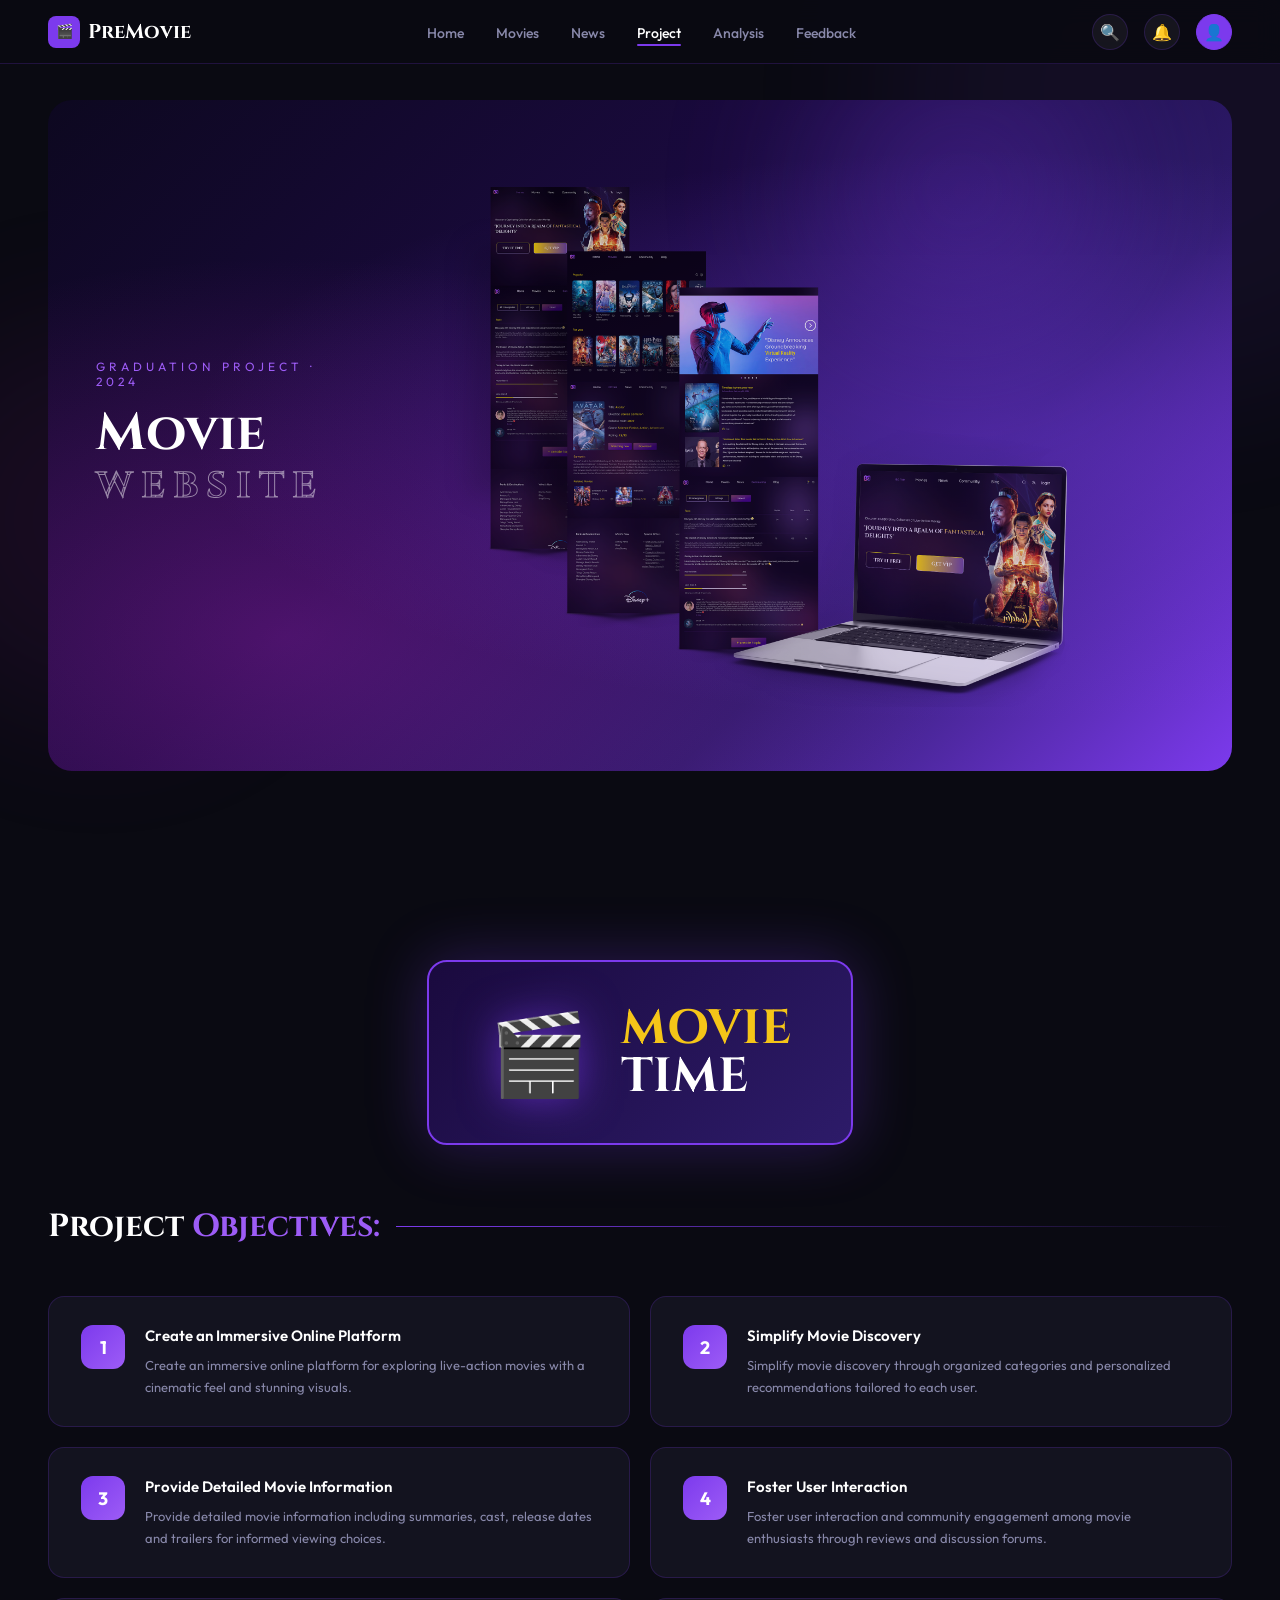
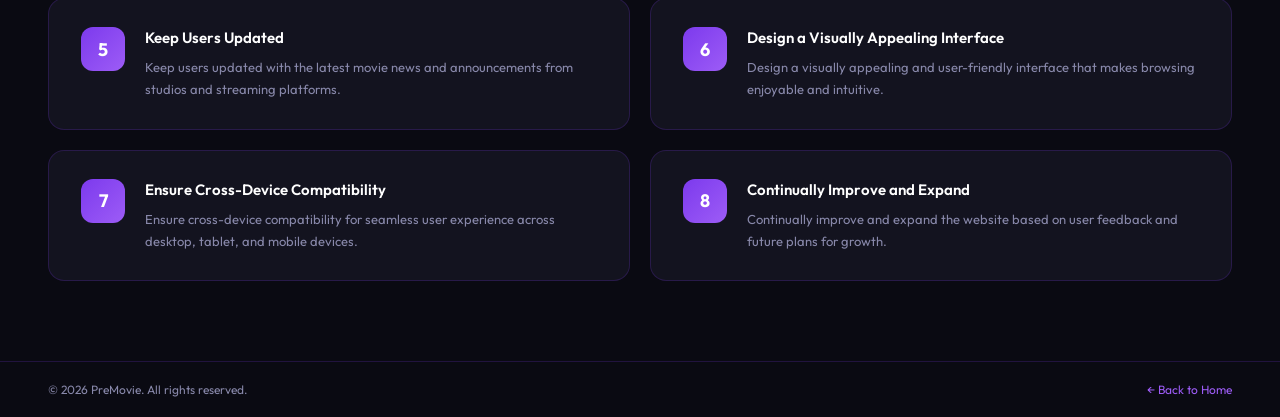
<file: project.html>
<!DOCTYPE html>
<html lang="en" dir="ltr">
<head>
    <meta charset="UTF-8">
    <meta name="viewport" content="width=device-width, initial-scale=1.0">
    <title>PreMovie – Project</title>
    <link href="https://fonts.googleapis.com/css2?family=Cinzel:wght@400;600;700&family=Outfit:wght@300;400;500;600;700&display=swap" rel="stylesheet">
    <link rel="stylesheet" href="style.css">
    <style>
      .project-page {
        min-height: 100vh;
        padding-top: 100px;
        position: relative;
        z-index: 1;
      }
      .project-banner {
        position: relative;
        margin: 0 48px 80px;
        border-radius: 24px;
        overflow: hidden;
        background: linear-gradient(135deg, #0d0820 0%, #1a0a3e 40%, #2d1b69 70%, #7c3aed 100%);
        padding: 60px 48px;
        display: flex;
        align-items: center;
        justify-content: space-between;
        gap: 40px;
        min-height: 320px;
      }

      .project-banner::before {
        content: '';
        position: absolute;
        inset: 0;
        background: 
          radial-gradient(ellipse at 80% 50%, rgba(124,58,237,0.4) 0%, transparent 60%),
          radial-gradient(ellipse at 20% 80%, rgba(192,38,211,0.3) 0%, transparent 50%);
      }

      .project-banner-glow {
        position: absolute;
        top: -60px; right: 120px;
        width: 300px; height: 300px;
        background: var(--purple);
        border-radius: 50%;
        filter: blur(80px);
        opacity: 0.25;
      }

      .project-banner-text {
        position: relative; z-index: 2;
        flex: 1;
      }

      .project-banner-text h1 {
        font-family: 'Cinzel', serif;
        font-size: 52px;
        font-weight: 700;
        line-height: 1.1;
        color: #fff;
        margin-bottom: 4px;
      }

      .project-banner-text h1 .outline-text {
        -webkit-text-stroke: 1px rgba(255,255,255,0.5);
        -webkit-text-fill-color: transparent;
        color: transparent;
        display: block;
        letter-spacing: 8px;
        font-size: 42px;
      }

      .project-banner-text .subtitle-tag {
        font-size: 12px;
        letter-spacing: 4px;
        color: var(--purple-light);
        text-transform: uppercase;
        margin-bottom: 16px;
        display: block;
      }

      .project-banner-screens {
        position: relative; z-index: 2;
        flex-shrink: 0;
        width: 420px;
      }

      .mockup-stack {
        position: relative;
        height: 280px;
      }

      .mockup-laptop {
        position: absolute;
        right: 0; bottom: 0;
        width: 340px;
        background: #1a1a2e;
        border-radius: 12px;
        border: 2px solid rgba(124,58,237,0.4);
        overflow: hidden;
        box-shadow: 0 20px 60px rgba(0,0,0,0.7), 0 0 40px rgba(124,58,237,0.2);
      }

      .mockup-laptop-bar {
        height: 28px;
        background: #0d0d1a;
        display: flex;
        align-items: center;
        padding: 0 12px;
        gap: 6px;
        border-bottom: 1px solid rgba(255,255,255,0.05);
      }

      .mockup-dot {
        width: 8px; height: 8px;
        border-radius: 50%;
      }

      .md-red { background: #ff5f57; }
      .md-yellow { background: #febc2e; }
      .md-green { background: #28c840; }

      .mockup-laptop-screen {
        height: 180px;
        background: linear-gradient(135deg, #0a0a12, #1a0a3e);
        overflow: hidden;
        position: relative;
      }

      .mockup-laptop-screen::after {
        content: '';
        position: absolute;
        inset: 0;
        background: 
          linear-gradient(45deg, rgba(124,58,237,0.1) 25%, transparent 25%),
          linear-gradient(-45deg, rgba(124,58,237,0.05) 25%, transparent 25%);
        background-size: 40px 40px;
      }

      .mockup-mini-ui {
        position: absolute;
        inset: 0;
        padding: 10px;
        z-index: 1;
      }

      .mini-nav { 
        height: 14px; 
        background: rgba(124,58,237,0.3); 
        border-radius: 3px; 
        margin-bottom: 8px;
      }


      .mini-card img {
        width: 100%;
        height: 100%;
        object-fit: cover;
        opacity: 0.8;
      }

      .mockup-phone {
        position: absolute;
        left: 0; top: 20px;
        width: 110px;
        background: #1a1a2e;
        border-radius: 16px;
        border: 2px solid rgba(124,58,237,0.5);
        overflow: hidden;
        box-shadow: 0 20px 40px rgba(0,0,0,0.6);
      }

      .mockup-phone-notch {
        height: 20px;
        background: #0d0d1a;
        display: flex;
        align-items: center;
        justify-content: center;
      }

      .mockup-phone-notch::after {
        content: '';
        width: 40px; height: 8px;
        background: rgba(255,255,255,0.1);
        border-radius: 4px;
      }

      .mockup-phone-screen {
        height: 160px;
        background: linear-gradient(135deg, #0a0a12, #1a0a3e);
        position: relative;
        overflow: hidden;
      }

      .mockup-phone-screen img {
        width: 100%;
        height: 100%;
        object-fit: cover;
        opacity: 0.7;
      }

      /* OBJECTIVES SECTION */
      .objectives-section {
        padding: 0 48px 80px;
      }

      .objectives-header {
        display: flex;
        align-items: center;
        gap: 16px;
        margin-bottom: 48px;
      }

      .objectives-header h2 {
        font-family: 'Cinzel', serif;
        font-size: 32px;
        font-weight: 700;
        color: #fff;
      }

      .objectives-header h2 span {
        color: var(--purple-light);
      }

      .objectives-line {
        flex: 1;
        height: 1px;
        background: linear-gradient(90deg, var(--purple), transparent);
      }

      .objectives-grid {
        display: grid;
        grid-template-columns: 1fr 1fr;
        gap: 20px;
      }

      .obj-card {
        background: var(--bg-card);
        border: 1px solid var(--border);
        border-radius: 16px;
        padding: 28px 32px;
        display: flex;
        gap: 20px;
        align-items: flex-start;
        transition: all 0.3s;
        position: relative;
        overflow: hidden;
      }

      .obj-card::before {
        content: '';
        position: absolute;
        left: 0; top: 0; bottom: 0;
        width: 3px;
        background: linear-gradient(180deg, var(--purple), var(--purple-light));
        opacity: 0;
        transition: opacity 0.3s;
      }

      .obj-card:hover {
        border-color: var(--purple);
        transform: translateY(-3px);
        box-shadow: 0 12px 40px rgba(0,0,0,0.4);
      }

      .obj-card:hover::before {
        opacity: 1;
      }

      .obj-number {
        width: 44px; height: 44px;
        background: linear-gradient(135deg, var(--purple), var(--purple-light));
        border-radius: 12px;
        display: flex; align-items: center; justify-content: center;
        font-weight: 700; font-size: 18px; color: #fff;
        flex-shrink: 0;
      }

      .obj-content h3 {
        font-size: 15px;
        font-weight: 600;
        color: #fff;
        margin-bottom: 8px;
        line-height: 1.4;
      }

      .obj-content p {
        font-size: 13px;
        color: var(--text-muted);
        line-height: 1.7;
      }
      .movie-time-badge {
        display: flex;
        align-items: center;
        justify-content: center;
        margin: 60px 48px;
      }
      .badge-inner {
        position: relative;
        background: linear-gradient(135deg, #1a0a3e, #2d1b69);
        border: 2px solid var(--purple);
        border-radius: 20px;
        padding: 40px 60px;
        display: flex;
        align-items: center;
        gap: 32px;
        box-shadow: 0 0 60px rgba(124,58,237,0.3);
      }
      .clapper-icon {
        font-size: 80px;
        filter: drop-shadow(0 0 20px rgba(124,58,237,0.6));
        animation: wiggle 3s ease-in-out infinite;
      }

      @keyframes wiggle {
        0%, 100% { transform: rotate(0deg); }
        25% { transform: rotate(-5deg); }
        75% { transform: rotate(5deg); }
      }

      .badge-text {
        font-family: 'Cinzel', serif;
      }
      .badge-text .movie { 
        font-size: 48px; 
        font-weight: 700; 
        color: var(--yellow);
        display: block;
        line-height: 1;
      }
      .badge-text .time { 
        font-size: 48px; 
        font-weight: 700; 
        color: #fff;
        display: block;
        line-height: 1;
      }
      .film-strip {
        display: flex;
        align-items: center;
        gap: 0;
        overflow: hidden;
      }
      .film-hole {
        width: 20px; height: 14px;
        background: rgba(0,0,0,0.5);
        border-radius: 3px;
        border: 1px solid rgba(255,255,255,0.1);
        margin: 3px 4px;
      }

      /* SPIRAL DECORATION */
      .spiral-deco {
        position: absolute;
        top: -20px; right: -20px;
        width: 200px; height: 200px;
        opacity: 0.15;
        pointer-events: none;
      }

      @media (max-width: 900px) {
        .project-banner { 
          margin: 0 24px 40px; 
          flex-direction: column;
          padding: 40px 24px;
        }
        .project-banner-screens { width: 100%; }
        .objectives-section { padding: 0 24px 60px; }
        .objectives-grid { grid-template-columns: 1fr; }
        .project-banner-text h1 { font-size: 36px; }
        .movie-time-badge { margin: 40px 24px; }
      }
    </style>
</head>
<body>

<div class="bg-orb orb1"></div>
<div class="bg-orb orb2"></div>

<nav>
  <div class="nav-logo">
    <span>🎬</span> PreMovie
  </div>
  <ul class="nav-links">
    <li><a href="index.html">Home</a></li>
    <li><a href="index.html#movies">Movies</a></li>
    <li><a href="index.html#news">News</a></li>
    <li><a href="project.html" class="active">Project</a></li>
    <li><a href="analysis.html">Analysis</a></li>
    <li><a href="feedback.html">Feedback</a></li>
  </ul>
  <div class="nav-right">
    <div class="nav-icon">🔍</div>
    <div class="nav-icon">🔔</div>
    <div class="nav-icon" style="background: var(--purple); border-color: var(--purple);">👤</div>
  </div>
</nav>

<div class="project-page fade-in">

  <!-- BANNER WITH MOCKUP -->
  <div class="project-banner">
    <div class="project-banner-glow"></div>

    <div class="project-banner-text">
      <span class="subtitle-tag">Graduation Project · 2024</span>
      <h1>
        Movie
        <span class="outline-text">website</span>
      </h1>
    </div>
        <div class="">
          <div class="">
            <div class=""></div>
            <div class=""></div>
            <div class=""></div>
          </div>
          <div class="">
            <div class="">
              <div class=""></div>
              <div class="">
                <div class="mini-card"><img src="img/laptp.png" alt=""></div>
              </div>
            </div>
          </div>
        </div>
      </div>
    </div>
  </div>
  <div class="movie-time-badge">
    <div class="badge-inner">
      <div class="clapper-icon">🎬</div>
      <div class="badge-text">
        <span class="movie">MOVIE</span>
        <span class="time">TIME</span>
      </div>
    </div>
  </div>
  <div class="objectives-section">
    <div class="objectives-header">
      <h2>Project <span>Objectives:</span></h2>
      <div class="objectives-line"></div>
    </div>
    <div class="objectives-grid">
      <div class="obj-card fade-in">
        <div class="obj-number">1</div>
        <div class="obj-content">
          <h3>Create an Immersive Online Platform</h3>
          <p>Create an immersive online platform for exploring live-action movies with a cinematic feel and stunning visuals.</p>
        </div>
      </div>

      <div class="obj-card fade-in">
        <div class="obj-number">2</div>
        <div class="obj-content">
          <h3>Simplify Movie Discovery</h3>
          <p>Simplify movie discovery through organized categories and personalized recommendations tailored to each user.</p>
        </div>
      </div>
      <div class="obj-card fade-in">
        <div class="obj-number">3</div>
        <div class="obj-content">
          <h3>Provide Detailed Movie Information</h3>
          <p>Provide detailed movie information including summaries, cast, release dates and trailers for informed viewing choices.</p>
        </div>
      </div>
      <div class="obj-card fade-in">
        <div class="obj-number">4</div>
        <div class="obj-content">
          <h3>Foster User Interaction</h3>
          <p>Foster user interaction and community engagement among movie enthusiasts through reviews and discussion forums.</p>
        </div>
      </div>
      <div class="obj-card fade-in">
        <div class="obj-number">5</div>
        <div class="obj-content">
          <h3>Keep Users Updated</h3>
          <p>Keep users updated with the latest movie news and announcements from studios and streaming platforms.</p>
        </div>
      </div>

      <div class="obj-card fade-in">
        <div class="obj-number">6</div>
        <div class="obj-content">
          <h3>Design a Visually Appealing Interface</h3>
          <p>Design a visually appealing and user-friendly interface that makes browsing enjoyable and intuitive.</p>
        </div>
      </div>

      <div class="obj-card fade-in">
        <div class="obj-number">7</div>
        <div class="obj-content">
          <h3>Ensure Cross-Device Compatibility</h3>
          <p>Ensure cross-device compatibility for seamless user experience across desktop, tablet, and mobile devices.</p>
        </div>
      </div>

      <div class="obj-card fade-in">
        <div class="obj-number">8</div>
        <div class="obj-content">
          <h3>Continually Improve and Expand</h3>
          <p>Continually improve and expand the website based on user feedback and future plans for growth.</p>
        </div>
      </div>
    </div>
  </div>

</div>

<div class="footer-bottom" style="border-top: 1px solid var(--border);">
  <span>© 2026 PreMovie. All rights reserved.</span>
  <span style="display:flex;gap:16px;">
    <a href="index.html" style="color:var(--purple-light);text-decoration:none;">← Back to Home</a>
  </span>
</div>

</body>
</html>
</file>
<file: style.css>
:root {

    --bg-dark: #0a0a12;

    --bg-card: #13131f;

    --bg-nav: rgba(10,10,18,0.95);

    --purple: #7c3aed;

    --purple-light: #9d5cf6;

    --purple-glow: rgba(124,58,237,0.3);

    --yellow: #f5c518;

    --text: #e8e8f0;

    --text-muted: #8888aa;

    --border: rgba(124,58,237,0.2);

  }



  * { margin: 0; padding: 0; box-sizing: border-box; }



  body {

    background: var(--bg-dark);

    color: var(--text);

    font-family: 'Outfit', sans-serif;

    overflow-x: hidden;

  }





  /* ===== SCROLLBAR ===== */

  ::-webkit-scrollbar { width: 5px; }

  ::-webkit-scrollbar-track { background: var(--bg-dark); }

  ::-webkit-scrollbar-thumb { background: var(--purple); border-radius: 10px; }



  /* ===== NAV ===== */

  nav {

    position: fixed; top: 0; width: 100%; z-index: 100;

    background: var(--bg-nav);

    border-bottom: 1px solid var(--border);

    backdrop-filter: blur(12px);

    padding: 0 48px;

    height: 64px;

    display: flex; align-items: center; justify-content: space-between;

  }



  .nav-logo {

    display: flex; align-items: center; gap: 8px;

    font-family: 'Cinzel', serif;

    font-size: 20px; font-weight: 700;

    color: #fff;

  }



  .nav-logo span {

    width: 32px; height: 32px; background: var(--purple);

    border-radius: 8px; display: flex; align-items: center; justify-content: center;

    font-size: 14px;

  }



  .nav-links {

    display: flex; gap: 32px; list-style: none;

  }



  .nav-links a {

    text-decoration: none; color: var(--text-muted);

    font-size: 14px; font-weight: 500;

    transition: color 0.2s;

  }



  .nav-links a:hover, .nav-links a.active { color: #fff; }

  .nav-links a.active { position: relative; }

  .nav-links a.active::after {

    content: ''; position: absolute; bottom: -4px; left: 0; right: 0;

    height: 2px; background: var(--purple); border-radius: 2px;

  }



  .nav-right {

    display: flex; align-items: center; gap: 16px;

  }



  .nav-icon {

    width: 36px; height: 36px; background: rgba(255,255,255,0.05);

    border-radius: 50%; display: flex; align-items: center; justify-content: center;

    cursor: pointer; transition: background 0.2s;

    border: 1px solid var(--border);

  }



  .nav-icon:hover { background: var(--purple-glow); }



  /* ===== HERO ===== */

  .hero {

    margin-top: 64px;

    min-height: calc(100vh - 64px);

    display: grid; grid-template-columns: 1fr 1fr;

    gap: 0; position: relative; overflow: hidden;

    align-items: center;

    padding: 60px 48px;

  }



  .hero::before {

    content: '';

    position: absolute; inset: 0;

    background: radial-gradient(ellipse at 60% 50%, rgba(124,58,237,0.2) 0%, transparent 70%),

                radial-gradient(ellipse at 20% 80%, rgba(124,58,237,0.1) 0%, transparent 50%);

    pointer-events: none;

  }



  .hero-poster {

    position: relative; z-index: 1;

  }



  .hero-poster img {

    width: 340px; height: 480px; object-fit: cover;

    border-radius: 16px;

    box-shadow: 0 0 80px rgba(124,58,237,0.5), 0 40px 80px rgba(0,0,0,0.8);

    display: block;

  }



  .hero-poster-placeholder {

    width: 340px; height: 480px;

    background: linear-gradient(135deg, #1a0a3e 0%, #2d1b69 50%, #1a0a3e 100%);

    border-radius: 16px;

    box-shadow: 0 0 80px rgba(124,58,237,0.5), 0 40px 80px rgba(0,0,0,0.8);

    display: flex; align-items: center; justify-content: center;

    font-size: 80px; color: rgba(255,255,255,0.1);

    position: relative; overflow: hidden;
    left: 100px;


  }



  .hero-poster-placeholder::after {

    content: 'AVATAR';

    position: absolute; bottom: 20px; left: 0; right: 0;

    text-align: center; font-family: 'Cinzel', serif;

    font-size: 28px; font-weight: 700; color: rgba(255,255,255,0.6);

    letter-spacing: 4px;

  }



  .hero-info {

    position: relative; z-index: 1;

    padding-left: 60px;

  }



  .hero-badge {

    display: flex; align-items: center; gap: 4px;

    margin-bottom: 8px;

  }



  .star { color: var(--yellow); font-size: 16px; }



  .hero-title {

    font-family: 'Cinzel', serif;

    font-size: 56px; font-weight: 700;

    line-height: 1.1; margin-bottom: 20px;

    background: linear-gradient(135deg, #fff 0%, #c4a8ff 100%);

    -webkit-background-clip: text; -webkit-text-fill-color: transparent;

  }



  .hero-meta {

    display: flex; flex-direction: column; gap: 8px;

    margin-bottom: 24px;

  }



  .meta-row {

    display: flex; gap: 8px; align-items: center;

    font-size: 14px;

  }



  .meta-label { color: var(--text-muted); min-width: 100px; }

  .meta-value { color: var(--text); }

  .meta-value.purple { color: var(--purple-light); }



  .rating-badge {

    background: rgba(245,197,24,0.15);

    border: 1px solid rgba(245,197,24,0.3);

    color: var(--yellow);

    padding: 2px 10px; border-radius: 20px;

    font-size: 13px; font-weight: 600;

  }



  .hero-btns {

    display: flex; gap: 12px; margin-bottom: 32px;

  }



  .btn-primary {

    background: var(--purple);

    color: #fff; border: none;

    padding: 12px 28px; border-radius: 8px;

    font-family: 'Outfit', sans-serif;

    font-size: 15px; font-weight: 600;

    cursor: pointer; transition: all 0.3s;

    display: flex; align-items: center; gap: 8px;

  }



  .btn-primary:hover {

    background: var(--purple-light);

    box-shadow: 0 0 24px var(--purple-glow);

    transform: translateY(-2px);

  }



  .btn-secondary {

    background: rgba(255,255,255,0.08);

    color: #fff; border: 1px solid var(--border);

    padding: 12px 28px; border-radius: 8px;

    font-family: 'Outfit', sans-serif;

    font-size: 15px; font-weight: 600;

    cursor: pointer; transition: all 0.3s;

  }



  .btn-secondary:hover {

    background: rgba(124,58,237,0.2);

    border-color: var(--purple);

  }



  .synopsis-title {

    font-size: 13px; font-weight: 600;

    color: var(--yellow);

    text-transform: uppercase; letter-spacing: 1px;

    margin-bottom: 10px;

  }



  .synopsis-text {

    font-size: 13px; line-height: 1.7;

    color: var(--text-muted); max-width: 480px;

  }



  /* ===== SECTION ===== */

  section {

    padding: 48px 48px;

  }

.related-img {

    width: 100%;

    height: 250px; /* زدنا الارتفاع لتظهر الصور بشكل أوضح */

    overflow: hidden;

    display: flex;

    align-items: center;

    justify-content: center;

}

.related-grid {

    display: flex;

    justify-content: space-evenly; /* بوزع المسافات بالتساوي بين الصور وعلى الأطراف */

    gap: 20px; 

    flex-wrap: wrap;

}



.related-img img {

    width: 100%;

    height: 100%;

    object-fit: cover; 

    object-position: center; /* ليتم التركيز على منتصف الصورة */

}

  .section-header {

    display: flex; justify-content: space-between; align-items: center;

    margin-bottom: 24px;

  }
.ps{
  margin-top: 30px;
}


  .section-title {

    font-size: 20px; font-weight: 600; color:var(--yellow);
   

  }

#Related-Movies{
 margin-left:50px ;
}

  .section-more {

    color: var(--purple-light); font-size: 13px;

    cursor: pointer; display: flex; align-items: center; gap: 4px;

    background: none; border: none; font-family: 'Outfit', sans-serif;

  }



  .section-more:hover { color: #fff; }



  /* ===== MOVIE CARDS GRID ===== */

  .movies-grid {

    display: flex; gap: 16px; overflow-x: auto;

    padding-bottom: 12px; scroll-behavior: smooth;

  }
  .movies-grid {
  display: flex;
  gap: 20px;
  overflow-x: auto;
  padding-bottom: 10px;
  scroll-behavior: smooth;
}

.movies-grid::-webkit-scrollbar {
  height: 4px;
}

.movies-grid::-webkit-scrollbar-thumb {
  background: var(--purple);
  border-radius: 10px;
}

.movie-card {
  flex: 0 0 160px;
}

.movie-card-title {
  margin-top: 6px;
  font-size: 13px;
  color: #fff;
  text-align: center;
}



  .movies-grid::-webkit-scrollbar { height: 3px; }



  .movie-card {

    flex: 0 0 160px;

    cursor: pointer; transition: transform 0.3s;

    position: relative;

  }



  .movie-card:hover { transform: translateY(-8px) scale(1.03); }



  .movie-card-img {

    width: 160px; height: 220px;

    border-radius: 12px; overflow: hidden;

    position: relative; margin-bottom: 10px;

  }



  .movie-card-img img {

    width: 100%; height: 100%; object-fit: cover;

    transition: transform 0.4s;

  }
  .movie-card:hover .movie-card-img img { transform: scale(1.08); }
  .movie-card-placeholder {

    width: 100%; height: 100%;
    display: flex; align-items: center; justify-content: center;
    font-size: 40px;
    position: relative;
  }
  .card-overlay {
    position: absolute; bottom: 0; left: 0; right: 0;
    background: linear-gradient(transparent, rgba(0,0,0,0.9));
    padding: 24px 10px 10px;
  }
  .card-rating {

    display: flex; align-items: center; gap: 4px;
    font-size: 11px; color: var(--yellow);
  }
  .movie-card-title {
    font-size: 13px; font-weight: 500; color: #fff;
    white-space: nowrap; overflow: hidden; text-overflow: ellipsis;
  }
  .movie-card-genre {
    font-size: 11px; color: var(--text-muted);
    margin-top: 2px;
  }

  .heart-btn {
    position: absolute; top: 8px; right: 8px;
    width: 28px; height: 28px;
    background: rgba(0,0,0,0.6); border: none;
    border-radius: 50%; display: flex; align-items: center; justify-content: center;
    cursor: pointer; font-size: 12px;
    opacity: 0; transition: opacity 0.2s;
  }
  .movie-card:hover .heart-btn { opacity: 1; }

.related-grid {
    display: flex; justify-content: center; gap: 20px; flex-wrap: wrap; padding: 20px 0;
}
#new1{
  position: relative;
  top:30px;
}

.related-card {
    flex: 0 0 220px; background: var(--bg-card); border-radius: 12px;
    overflow: hidden; border: 1px solid var(--border); cursor: pointer; transition: all 0.3s ease;
}

.related-card:hover {

    border-color: var(--purple); transform: translateY(-5px);
    box-shadow: 0 10px 20px rgba(0,0,0,0.5);

}

.related-img { width: 100%; height: 300px; overflow: hidden; position: relative; }

.related-img img { width: 100%; height: 100%; object-fit: cover; object-position: center; }



.related-info { padding: 15px 12px; }

.related-title { font-size: 14px; font-weight: 500; color: #fff; margin-bottom: 5px; overflow: hidden; text-overflow: ellipsis; white-space: nowrap; }

.related-rating { font-size: 12px; color: var(--yellow); display: flex; align-items: center; gap: 4px; }

.news-hero {
  position: relative;
  width: 100%;
  height: 400px;
  overflow: hidden;
  border-radius: 12px;
}
.news-hero-bg {
  position: absolute;
  inset: 0;
  z-index: 0;
}
.news-hero-bg img {
  width: 100%;
  height: 100%;
  object-fit: cover;
  object-position: center;
  display: block;
}
.news-hero::after {
  content: "";
  position: absolute;
  inset: 0;
  z-index: 1;
  background: linear-gradient(
    to top,
    rgba(0,0,0,0.8), 
    rgba(0,0,0,0.5),  
    rgba(0,0,0,0.2)    
  );
}


.news-hero-content {
  position: relative;
  z-index: 2;
  padding: 40px;
  margin-left: auto;
  max-width: 380px;
}

.news-hero-content h2 {
  font-size: 35px;
  font-weight: 700;
  line-height: 1.3;
  color: #fff;
  margin-bottom: 8px;
}

.news-hero-content h2 span {
  color: var(--yellow);
}

.news-dots {
  display: flex;
  gap: 6px;
  margin-top: 16px;
}
.news-list {
  display: flex;
  flex-direction: column;
  gap: 40px;
  margin-top: 100px;
}
.news-item {
  display: flex;
  gap: 30px;
  align-items: flex-start;
}

.news-thumb {
  width: 220px;
  height: 300px;
  border-radius: 12px;
  overflow: hidden;
  flex-shrink: 0;
  position: relative;
}

.news-thumb img {
  width: 100%;
  height: 100%;
  object-fit: cover;
  transition: 0.4s;
}
.news-thumb:hover img {
  transform: scale(1.05);
}
.news-content {
  flex: 1;
  max-width: 600px;
  position: relative;
}

.news-title {
  font-size: 20px;
  font-weight: 700;
  color: #facc15; 
  margin-bottom: 8px;
}

.news-tag {
  font-size: 12px;
  color: #a78bfa;
  margin-bottom: 6px;
}
.news-excerpt {
  font-size: 14px;
  color: #ccc;
  line-height: 1.7;
  margin-bottom: 12px;
}
.news-likes {
  font-size: 13px;
  color: #aaa;
}
@media (max-width: 768px) {
  .news-item {
    flex-direction: column;
  }

  .news-thumb {
    width: 100%;
    height: 250px;
  }
}
.dot {
  width: 8px;
  height: 8px;
  border-radius: 50%;
  background: rgba(255,255,255,0.3);
}

.dot.active {
  background: #fff;
  width: 24px;
  border-radius: 4px;
}


.news-arrow {
  position: absolute;
  right: 20px;
  top: 50%;
  transform: translateY(-50%);
  width: 44px;
  height: 44px;
  border: 2px solid rgba(255,255,255,0.5);
  border-radius: 50%;
  display: flex;
  align-items: center;
  justify-content: center;
  cursor: pointer;
  color: #fff;
  font-size: 18px;
  transition: all 0.3s;
  z-index: 2;
}

.news-arrow:hover {
  background: rgba(255,255,255,0.2);
}
  .divider {
    height: 1px;
    background: linear-gradient(90deg, transparent, var(--border), transparent);
    margin: 0 48px;
  }
  footer {
    padding: 48px; border-top: 1px solid var(--border);
    display: grid; grid-template-columns: 2fr 1fr 1fr 1fr;
    gap: 40px; margin-top: 40px;
  }
  .footer-brand .nav-logo { margin-bottom: 16px; }
  .footer-brand p { font-size: 13px; color: var(--text-muted); line-height: 1.6; max-width: 280px; }
  .footer-col h4 { font-size: 14px; font-weight: 600; margin-bottom: 16px; color: #fff; }

  .footer-col ul { list-style: none; display: flex; flex-direction: column; gap: 10px; }

  .footer-col li a { text-decoration: none; color: var(--text-muted); font-size: 13px; transition: color 0.2s; }

  .footer-col li a:hover { color: var(--purple-light); }
  .footer-bottom {
    padding: 20px 48px;
    border-top: 1px solid var(--border);
    display: flex; justify-content: space-between; align-items: center;
    font-size: 12px; color: var(--text-muted);
  }
  .bg-orb {
    position: fixed; pointer-events: none; z-index: 0;
    border-radius: 50%; filter: blur(80px); opacity: 0.08;
  }
  .orb1 {
    width: 600px; height: 600px;
    background: var(--purple);
    top: -200px; right: -200px;
    animation: float 8s ease-in-out infinite;
  }
  .orb2 {
    width: 400px; height: 400px;
    background: #c026d3;
    bottom: 20%; left: -100px;
    animation: float 10s ease-in-out infinite reverse;
  }
  @keyframes float {
    0%, 100% { transform: translateY(0) scale(1); }
    50% { transform: translateY(-30px) scale(1.05); }
  }
  @media (max-width: 900px) {
    .hero { grid-template-columns: 1fr; padding: 40px 24px; }
    .hero-info { padding-left: 0; margin-top: 32px; }
    .hero-title { font-size: 36px; }
    nav { padding: 0 24px; }
    .nav-links { display: none; }
    section { padding: 40px 24px; }
    footer { grid-template-columns: 1fr 1fr; padding: 40px 24px; }
    .footer-bottom { padding: 20px 24px; }
    .divider { margin: 0 24px; }

  }
  .c1 { background: linear-gradient(135deg, #1a237e, #7b1fa2); }
  .c2 { background: linear-gradient(135deg, #1b5e20, #2e7d32); }
  .c3 { background: linear-gradient(135deg, #b71c1c, #c62828); }
  .c4 { background: linear-gradient(135deg, #e65100, #ef6c00); }
  .c5 { background: linear-gradient(135deg, #004d40, #00695c); }
  .c6 { background: linear-gradient(135deg, #311b92, #4527a0); }
  .c7 { background: linear-gradient(135deg, #880e4f, #ad1457); }
  .c8 { background: linear-gradient(135deg, #0d47a1, #1565c0); }
  .cn1 { background: linear-gradient(135deg, #37474f, #546e7a); }
  .cn2 { background: linear-gradient(135deg, #4a148c, #6a1b9a); }

  .fade-in {
    opacity: 0; transform: translateY(20px);
    animation: fadeIn 0.6s ease forwards;
  }

  @keyframes fadeIn {

    to { opacity: 1; transform: translateY(0); }

  }

  .delay-1 { animation-delay: 0.1s; }

  .delay-2 { animation-delay: 0.2s; }

  .delay-3 { animation-delay: 0.3s; }

.hero-poster-placeholder img {
  width: 100%;
  height: 100%;
  object-fit: cover;
  border-radius: 16px;
  display: block;
}

.browse-section {
  padding: 8px 48px 32px;
}

.browse-scroll {
  display: flex;
  gap: 16px;
  overflow-x: auto;
  padding-bottom: 10px;
  scrollbar-width: thin;
  scrollbar-color: var(--purple) transparent;
}

.browse-scroll::-webkit-scrollbar { height: 4px; }
.browse-scroll::-webkit-scrollbar-thumb {
  background: var(--purple);
  border-radius: 4px;
}

.browse-card {
  flex: 0 0 150px;
  cursor: pointer;
  transition: transform 0.3s;
}

.browse-card:hover { transform: translateY(-6px); }

.browse-card-img {
  width: 150px;
  height: 215px;
  border-radius: 12px;
  overflow: hidden;
  position: relative;
  margin-bottom: 8px;
  background: var(--bg-card);
  border: 1px solid var(--border);
}

.browse-card-img img {
  width: 100%;
  height: 100%;
  object-fit: cover;
  transition: transform 0.4s;
}

.browse-card:hover .browse-card-img img { transform: scale(1.08); }

.browse-card-img .heart-btn {
  position: absolute;
  top: 8px; right: 8px;
  width: 28px; height: 28px;
  background: rgba(0,0,0,0.6);
  border: none;
  border-radius: 50%;
  display: flex; align-items: center; justify-content: center;
  cursor: pointer; font-size: 12px; color: #fff;
  opacity: 0; transition: opacity 0.2s;
}

.browse-card:hover .heart-btn { opacity: 1; }

.browse-card-title {
  font-size: 12px;
  font-weight: 500;
  color: #fff;
  white-space: nowrap;
  overflow: hidden;
  text-overflow: ellipsis;
  padding: 0 2px;
}

.trending-section {
  padding: 8px 48px 48px;
}

.trending-header {
  display: flex;
  justify-content: space-between;
  align-items: center;
  margin-bottom: 20px;
}

.movies-grid {
  display: flex;
  gap: 16px;
  flex-wrap: wrap;
}

.movie-card {
  flex: 0 0 150px;
  cursor: pointer;
  transition: transform 0.3s;
}

.movie-card:hover { transform: translateY(-6px); }

.movie-card-img {
  width: 150px;
  height: 215px;
  border-radius: 12px;
  overflow: hidden;
  position: relative;
  margin-bottom: 8px;
  background: var(--bg-card);
  border: 1px solid var(--border);
}

.movie-card-img img {
  width: 100%;
  height: 100%;
  object-fit: cover;
  transition: transform 0.4s;
}

.movie-card:hover .movie-card-img img { transform: scale(1.08); }

.movie-card-title {
  font-size: 12px;
  font-weight: 500;
  color: #fff;
  white-space: nowrap;
  overflow: hidden;
  text-overflow: ellipsis;
  padding: 0 2px;
}
.movie-card-img .heart-btn {
  position: absolute;
  top: 8px; right: 8px;
  width: 28px; height: 28px;
  background: rgba(0,0,0,0.6);
  border: none;
  border-radius: 50%;
  display: flex; align-items: center; justify-content: center;
  cursor: pointer; font-size: 12px; color: #fff;
  opacity: 0; transition: opacity 0.2s;
}

.movie-card:hover .heart-btn { opacity: 1; }

@media (max-width: 900px) {
  .browse-section { padding: 8px 24px 28px; }
  .trending-section { padding: 8px 24px 40px; }
}
</file>
<file: home-comments.css>
/* ============================================================
   HOME PAGE — Comments Section CSS
   Paste into your <style> or link as a separate file.
   Uses your existing CSS variables from style.css.
   ============================================================ */

/* ── Wrapper ── */
.pm-comments {
  max-width: 860px;
  margin: 0 auto;
  padding: 60px 48px;
}

.pm-comments-header {
  margin-bottom: 32px;
}

.pm-comments-title {
  font-family: 'Cinzel', serif;
  font-size: 22px;
  font-weight: 700;
  color: #fff;
  display: flex;
  align-items: center;
  gap: 10px;
}

.pm-icon { font-size: 20px; }

.pm-count-badge {
  background: var(--purple);
  color: #fff;
  font-family: 'Outfit', sans-serif;
  font-size: 13px;
  font-weight: 600;
  padding: 2px 10px;
  border-radius: 20px;
}

/* ── Avatar ── */
.pm-avatar {
  width: 40px;
  height: 40px;
  border-radius: 50%;
  display: flex;
  align-items: center;
  justify-content: center;
  font-size: 11px;
  font-weight: 700;
  color: #fff;
  flex-shrink: 0;
  letter-spacing: 0.5px;
}

.pm-avatar-sm {
  width: 30px;
  height: 30px;
  font-size: 9px;
}

/* ── New Comment Form ── */
.pm-comment-form {
  display: flex;
  gap: 14px;
  background: rgba(255,255,255,0.03);
  border: 1px solid var(--border);
  border-radius: 14px;
  padding: 18px;
  margin-bottom: 28px;
  transition: border-color 0.25s;
}

.pm-comment-form:focus-within {
  border-color: var(--purple);
  box-shadow: 0 0 0 3px rgba(124,58,237,0.12);
}

.pm-form-body { flex: 1; display: flex; flex-direction: column; gap: 10px; }

/* ── Textarea ── */
.pm-textarea {
  width: 100%;
  background: rgba(255,255,255,0.04);
  border: 1px solid rgba(124,58,237,0.2);
  border-radius: 10px;
  color: var(--text);
  font-family: 'Outfit', sans-serif;
  font-size: 14px;
  line-height: 1.6;
  padding: 12px 14px;
  resize: vertical;
  transition: border-color 0.2s, background 0.2s;
  outline: none;
}

.pm-textarea::placeholder { color: var(--text-muted); }
.pm-textarea:focus { border-color: var(--purple); background: rgba(124,58,237,0.06); }

/* ── Form Footer ── */
.pm-form-footer {
  display: flex;
  align-items: center;
  justify-content: space-between;
}

.pm-char-count { font-size: 12px; color: var(--text-muted); }

/* ── Buttons ── */
.pm-submit-btn {
  background: var(--purple);
  color: #fff;
  border: none;
  border-radius: 8px;
  padding: 8px 20px;
  font-family: 'Outfit', sans-serif;
  font-size: 13px;
  font-weight: 600;
  cursor: pointer;
  transition: background 0.2s, transform 0.15s, box-shadow 0.2s;
}

.pm-submit-btn:hover {
  background: #9d5cf6;
  transform: translateY(-1px);
  box-shadow: 0 4px 16px rgba(124,58,237,0.4);
}

.pm-submit-btn:active { transform: translateY(0); }

/* ── Sort Bar ── */
.pm-sort-bar {
  display: flex;
  align-items: center;
  gap: 8px;
  margin-bottom: 20px;
}

.pm-sort-label { font-size: 13px; color: var(--text-muted); margin-right: 4px; }

.pm-sort-btn {
  background: rgba(255,255,255,0.04);
  border: 1px solid var(--border);
  color: var(--text-muted);
  border-radius: 20px;
  padding: 5px 14px;
  font-family: 'Outfit', sans-serif;
  font-size: 12px;
  font-weight: 500;
  cursor: pointer;
  transition: all 0.2s;
}

.pm-sort-btn:hover { color: #fff; border-color: var(--purple); }

.pm-sort-btn.active {
  background: rgba(124,58,237,0.18);
  border-color: var(--purple);
  color: #c4a8ff;
}

/* ── Single Comment ── */
.pm-comment {
  display: flex;
  gap: 14px;
  padding: 20px 0;
  border-bottom: 1px solid rgba(124,58,237,0.1);
  animation: commentIn 0.35s ease both;
}

.pm-comment:last-child { border-bottom: none; }

@keyframes commentIn {
  from { opacity: 0; transform: translateY(10px); }
  to   { opacity: 1; transform: translateY(0); }
}

.pm-comment-body { flex: 1; }

.pm-comment-head {
  display: flex;
  align-items: center;
  gap: 10px;
  margin-bottom: 6px;
}

.pm-comment-head strong {
  font-size: 14px;
  font-weight: 600;
  color: #fff;
}

.pm-time {
  font-size: 12px;
  color: var(--text-muted);
}

.pm-comment-text {
  font-size: 14px;
  line-height: 1.65;
  color: var(--text);
  margin-bottom: 10px;
}

/* ── Action Buttons ── */
.pm-comment-actions {
  display: flex;
  align-items: center;
  gap: 6px;
}

.pm-action-btn {
  background: transparent;
  border: 1px solid transparent;
  color: var(--text-muted);
  font-family: 'Outfit', sans-serif;
  font-size: 12px;
  font-weight: 500;
  padding: 4px 10px;
  border-radius: 20px;
  cursor: pointer;
  display: flex;
  align-items: center;
  gap: 4px;
  transition: all 0.2s;
}

.pm-action-btn:hover {
  background: rgba(255,255,255,0.06);
  border-color: var(--border);
  color: #fff;
}

.pm-like-btn.active  { background: rgba(124,58,237,0.15); border-color: var(--purple); color: #c4a8ff; }
.pm-dislike-btn.active { background: rgba(220,38,38,0.12); border-color: #dc2626; color: #f87171; }

/* ── Reply Form ── */
.pm-reply-form {
  display: flex;
  flex-direction: column;
  gap: 8px;
  margin-top: 10px;
  animation: commentIn 0.2s ease;
}

/* ── Replies List ── */
.pm-replies { margin-top: 14px; display: flex; flex-direction: column; gap: 12px; }

.pm-reply {
  display: flex;
  gap: 10px;
  padding: 12px 14px;
  background: rgba(255,255,255,0.025);
  border-left: 2px solid rgba(124,58,237,0.35);
  border-radius: 0 10px 10px 0;
}

.pm-reply-body { flex: 1; }
.pm-reply-body strong { font-size: 13px; color: #fff; margin-right: 8px; }
.pm-reply-body p { font-size: 13px; color: var(--text); line-height: 1.55; margin-top: 4px; }

/* ── Toast ── */
.pm-toast {
  position: fixed;
  bottom: 28px;
  left: 50%;
  transform: translateX(-50%) translateY(20px);
  background: rgba(124,58,237,0.9);
  color: #fff;
  padding: 10px 22px;
  border-radius: 24px;
  font-size: 13px;
  font-weight: 600;
  opacity: 0;
  transition: all 0.35s cubic-bezier(0.34,1.56,0.64,1);
  z-index: 9999;
  pointer-events: none;
  backdrop-filter: blur(8px);
  box-shadow: 0 8px 32px rgba(124,58,237,0.4);
}

.pm-toast.show {
  opacity: 1;
  transform: translateX(-50%) translateY(0);
}

/* ── Responsive ── */
@media (max-width: 768px) {
  .pm-comments { padding: 40px 20px; }
  .pm-comment-form { padding: 14px; }
}
</file>
